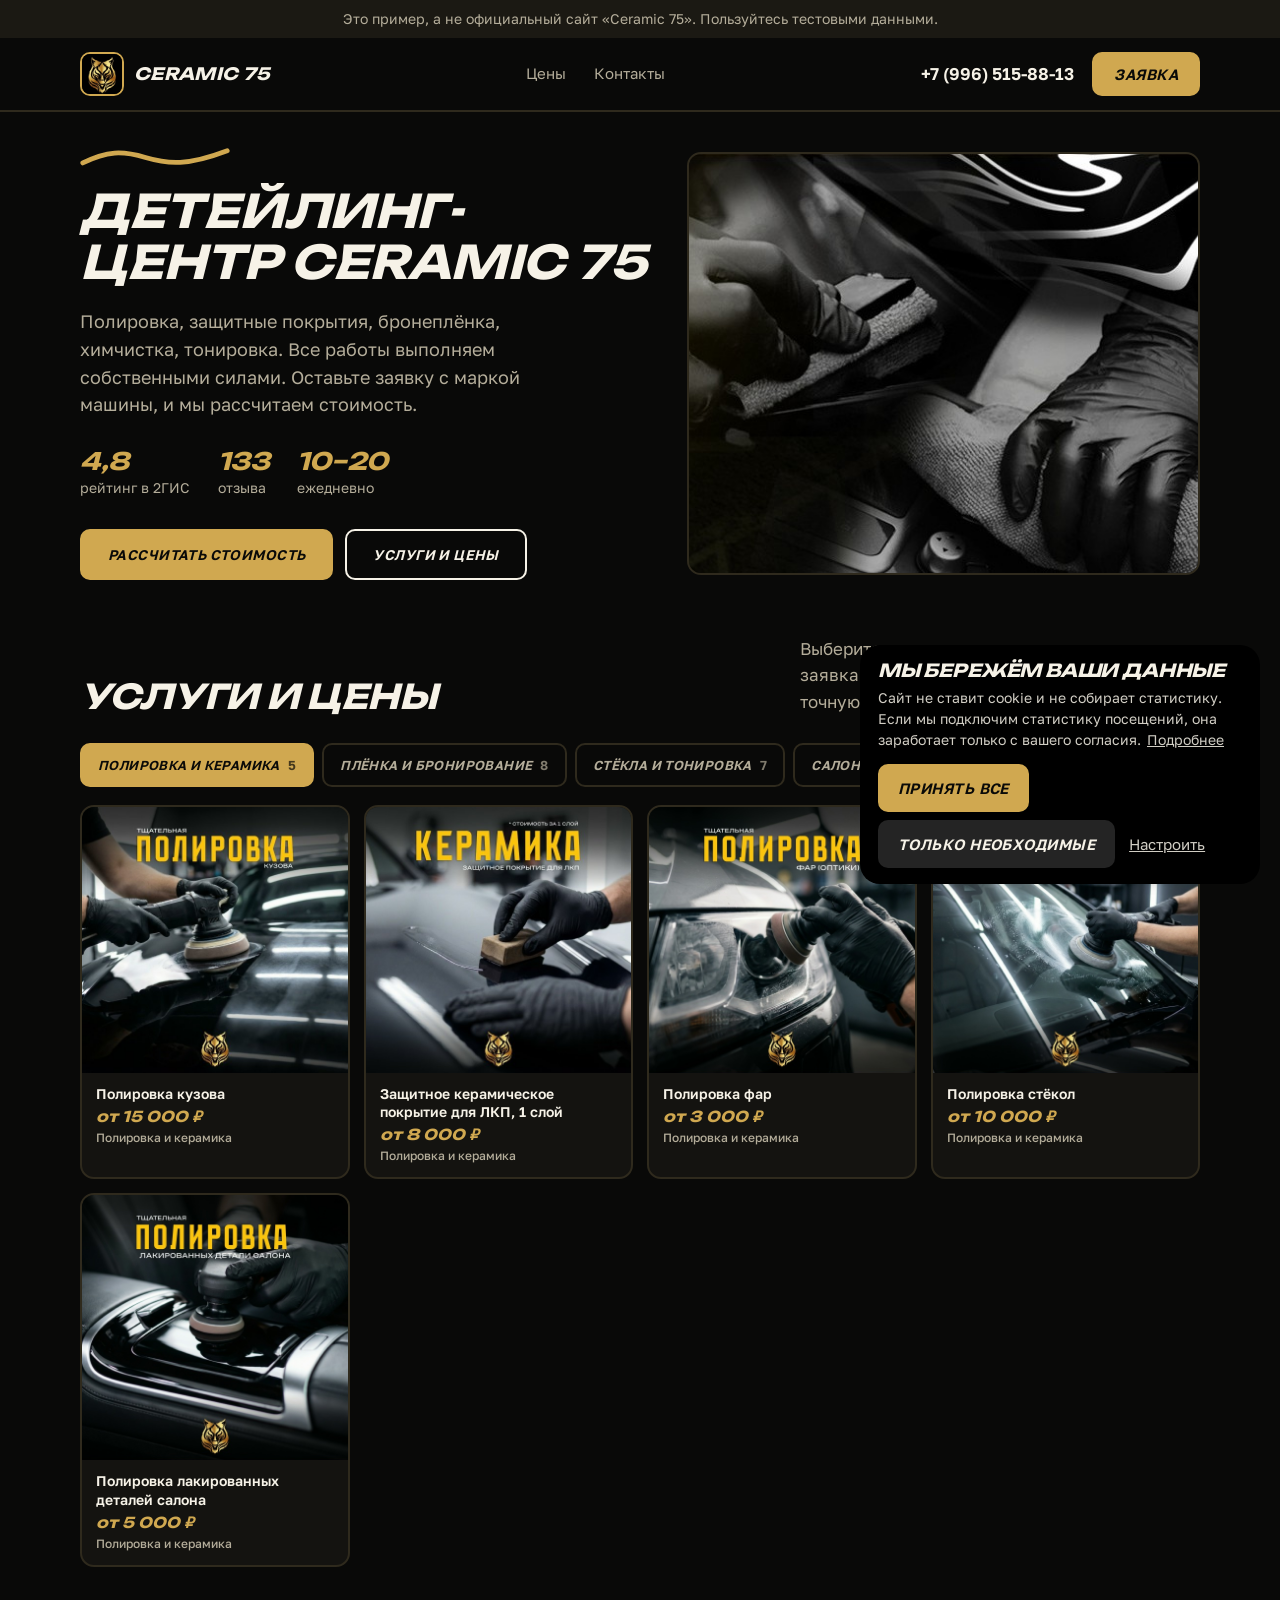
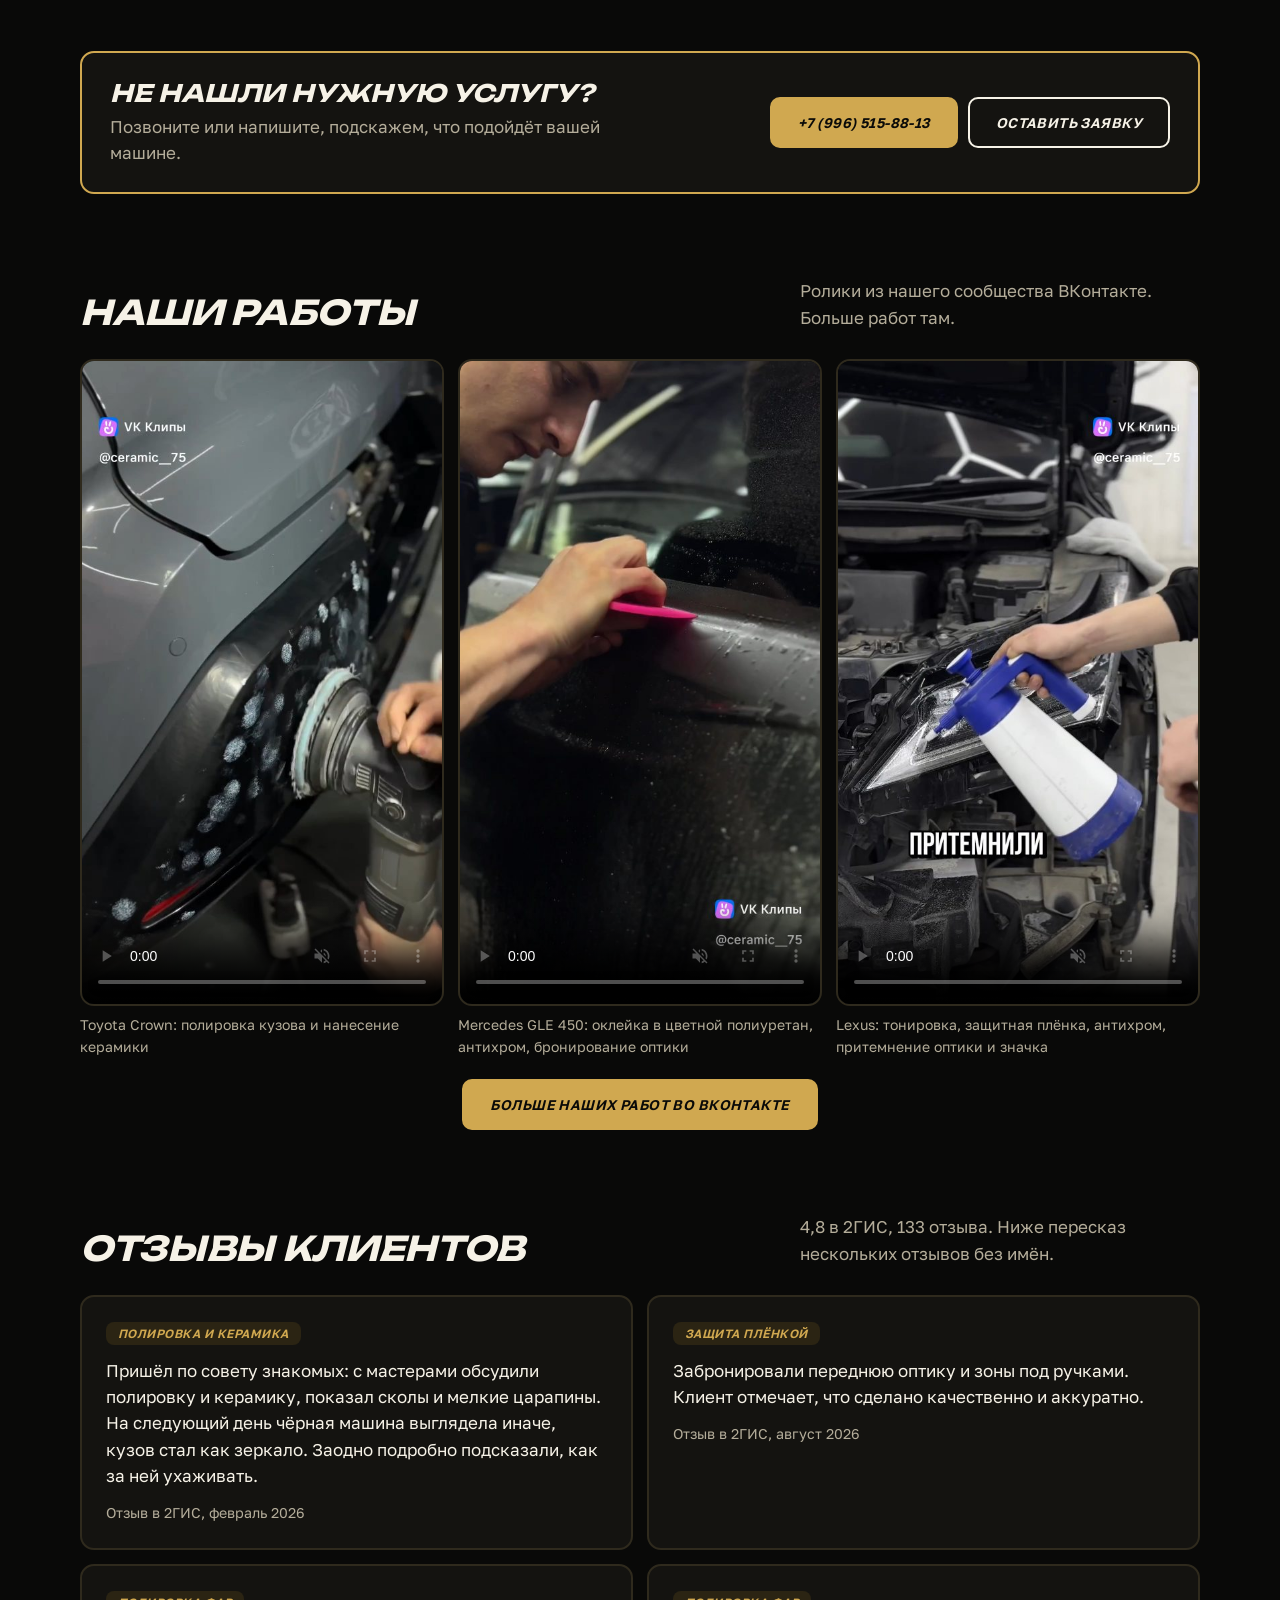
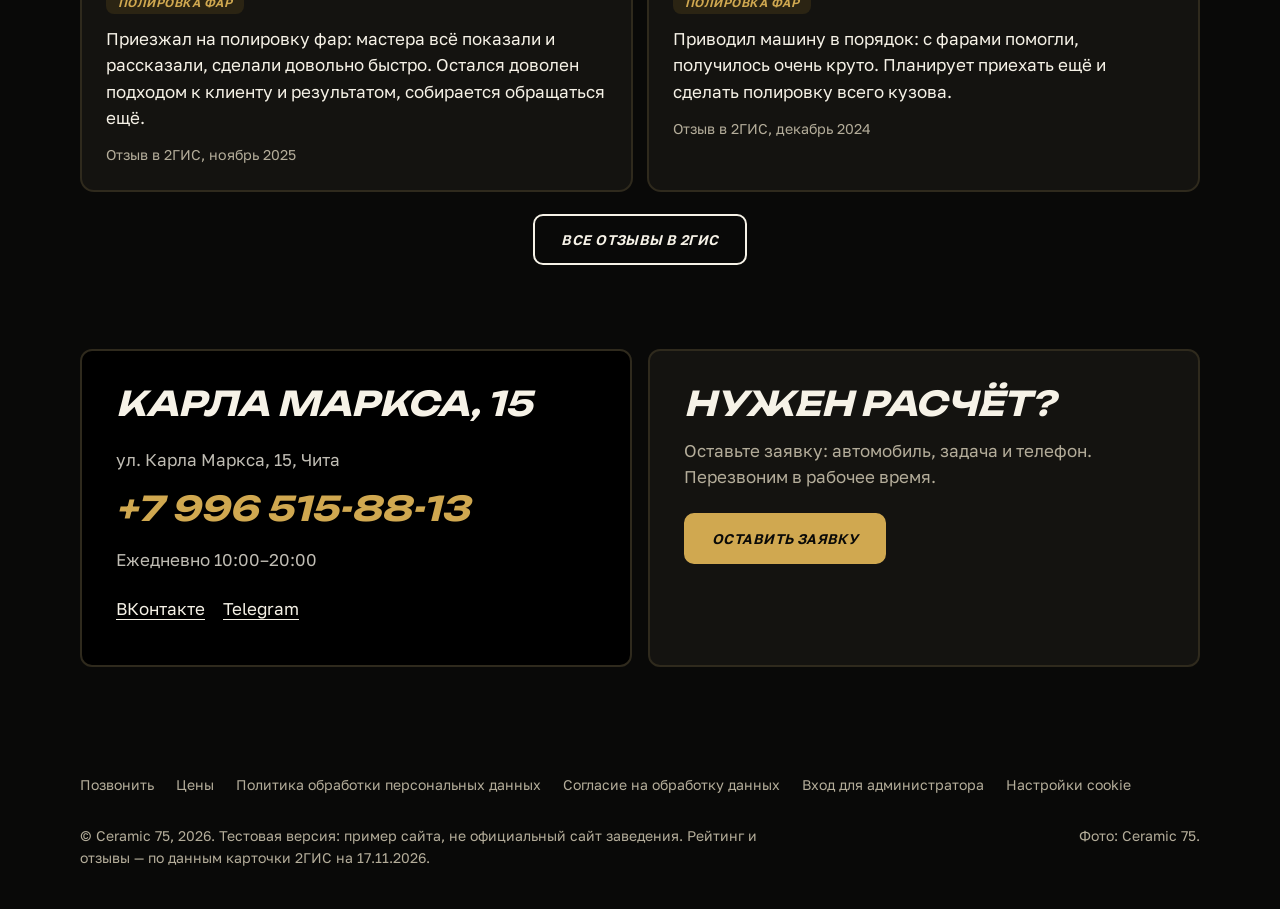
<file: index.html>
<!DOCTYPE html>
<html lang="ru">
<head>
<meta name="robots" content="noindex">
<meta charset="utf-8">
<!-- Странице можно грузить только свои файлы, обращаться только к Worker и (после согласия на cookie) к Метрике -->
<meta http-equiv="Content-Security-Policy" content="default-src 'self'; script-src 'self' 'unsafe-inline' https://mc.yandex.ru https://yastatic.net; style-src 'self' 'unsafe-inline'; img-src 'self' data: https://mc.yandex.ru https://mc.yandex.com; font-src 'self'; connect-src 'self' https://ceramic75-zayavki.kenny-ki.workers.dev https://mc.yandex.ru https://mc.yandex.com; frame-src 'none'; object-src 'none'; base-uri 'self'; form-action 'self'">
<meta name="referrer" content="strict-origin-when-cross-origin">
<meta name="viewport" content="width=device-width, initial-scale=1">
<title>Ceramic 75 — детейлинг-центр в Чите: керамика, плёнка, полировка</title>
<meta name="description" content="Ceramic 75, детейлинг-центр в Чите, ул. Карла Маркса, 15. Полировка, керамика, бронеплёнка, химчистка, тонирование, антихром. Цены и заявка на расчёт онлайн.">
<meta name="theme-color" content="#090908">
<link rel="icon" href="data:image/svg+xml,%3Csvg%20xmlns%3D%22http%3A%2F%2Fwww.w3.org%2F2000%2Fsvg%22%20viewBox%3D%220%200%2064%2064%22%3E%3Crect%20width%3D%2264%22%20height%3D%2264%22%20rx%3D%2214%22%20fill%3D%22%23d0a850%22%2F%3E%3Ctext%20x%3D%2232%22%20y%3D%2243%22%20text-anchor%3D%22middle%22%20font-size%3D%2224%22%20font-family%3D%22Arial%2Csans-serif%22%20font-weight%3D%22700%22%20fill%3D%22%230a0a08%22%3EC75%3C%2Ftext%3E%3C%2Fsvg%3E">
<link rel="stylesheet" href="fonts/fonts.css">
<style>
:root{--bg:#090908;--surface:#141310;--soft:#1b1913;--ink:#f6f2e7;--mute:#b4ad9a;--accent:#d0a850;--on-accent:#0a0a08;--accent-soft:#2b2413;--line:#2f2a1d;--dark:#000000;--on-dark:#f6f2e7;--live:#d0a850;--scrim:rgba(0,0,0,.75);--ov:rgba(0,0,0,.6);--r:12px;--rs:10px;--rm:10px;--rl:16px;--rb:10px;--bw:2px;--dw:700;--dtrack:-.01em;--dcase:uppercase;--accent-h:#e3bf6b;--accent-t:#d0a850;--live-a:#d0a850e6;--display:Unbounded,'Arial Black',sans-serif;--text:'Golos Text',system-ui,sans-serif}
/* Общая основа сайтов «Чита»: всё управляется переменными темы. Оформление, шрифты и композицию каждый сайт задаёт сам. */
*{box-sizing:border-box;margin:0}
[hidden]{display:none!important}
html{scroll-behavior:smooth;scroll-padding-top:84px;-webkit-text-size-adjust:100%}
body{background:var(--bg);color:var(--ink);font:400 17px/1.55 var(--text);-webkit-font-smoothing:antialiased;overflow-x:hidden}
body.lock{overflow:hidden}
img{display:block;width:100%;height:100%;object-fit:cover}
a{color:inherit;text-decoration:none}
button,input,select,textarea{font:inherit;color:inherit}
:focus-visible{outline:3px solid var(--accent);outline-offset:3px}
::selection{background:var(--accent-soft)}
.skip{position:absolute;left:-9999px}.skip:focus{left:16px;top:8px;z-index:99;background:var(--ink);color:var(--bg);padding:8px 14px;border-radius:999px}
.wrap{max-width:1160px;margin:0 auto;padding:0 20px}
h1,h2,h3{font-family:var(--display);font-weight:var(--dw);letter-spacing:var(--dtrack);text-transform:var(--dcase);line-height:1.1}
h1{font-size:clamp(38px,6vw,68px)}
h2{font-size:clamp(28px,4vw,42px)}
.btn{display:inline-flex;align-items:center;justify-content:center;gap:8px;border:var(--bw) solid var(--accent);cursor:pointer;font:600 16px var(--text);padding:15px 26px;min-height:48px;border-radius:var(--rb);background:var(--accent);color:var(--on-accent);transition:transform .2s,background .2s,color .2s}
.btn:hover{background:var(--accent-h);border-color:var(--accent-h);transform:translateY(-2px)}
.btn:disabled{opacity:.6;cursor:default;transform:none}
.btn.soft{background:transparent;color:var(--ink);border-color:var(--line)}
.btn.soft:hover{background:var(--soft);border-color:var(--ink)}
.live{display:inline-block;width:10px;height:10px;border-radius:50%;background:var(--live);animation:pulse 2s infinite;flex:none}
@keyframes pulse{0%{box-shadow:0 0 0 0 var(--live-a)}70%,100%{box-shadow:0 0 0 10px transparent}}
.ic{width:1.2em;height:1.2em;fill:none;stroke:currentColor;stroke-width:1.8;stroke-linecap:round;stroke-linejoin:round;flex:none}

/* плашка тестовой версии */
.demo{background:var(--soft);font-size:14px;text-align:center;padding:8px 20px;color:var(--mute)}
/* на телефоне — одна строка, чтобы первый экран достался заголовку и кнопке записи */
@media(max-width:600px){.demo{font-size:12.5px;padding:6px 16px;white-space:nowrap;overflow:hidden;text-overflow:ellipsis}.demo-x{display:none}}

/* шапка */
header{position:sticky;top:0;z-index:40;background:var(--bg)}
.nav{display:flex;align-items:center;justify-content:space-between;height:72px;gap:16px}
.logo{display:flex;align-items:center;gap:10px;font:var(--dw) 24px var(--display);text-transform:var(--dcase);letter-spacing:var(--dtrack)}
.logo i{min-width:36px;height:36px;padding:0 6px;border-radius:var(--rm);background:var(--accent);color:var(--on-accent);display:grid;place-items:center;font-style:normal;font-size:17px;position:relative}
nav{display:flex;gap:28px;color:var(--mute);font-size:15px}
nav a:hover{color:var(--ink)}
.nav-r{display:flex;align-items:center;gap:18px}
.nav-r .btn{padding:10px 20px;font-size:15px;min-height:44px}
.tel{font-weight:600}
@media(max-width:860px){nav{display:none}}
@media(max-width:520px){.tel{display:none}}

/* общие блоки */
main section,main .board{margin-bottom:84px}
.head{display:flex;justify-content:space-between;align-items:end;gap:20px;flex-wrap:wrap;margin-bottom:28px}
.head p{color:var(--mute);max-width:400px}

/* первый экран: варианты */
.hero{padding:36px 0 56px}
.hero .lead{color:var(--mute);font-size:19px;margin:20px 0 30px;max-width:480px}
.hero .cta{display:flex;gap:12px;flex-wrap:wrap}
.hero .pic{overflow:hidden;background:var(--soft);border-radius:var(--rl)}
.hero.v-split{display:grid;grid-template-columns:1.05fr .95fr;gap:40px;align-items:center}
.hero.v-split .pic{aspect-ratio:4/3.4}
/* на телефоне сначала заголовок и кнопка записи, фото под ними */
@media(max-width:820px){.hero.v-split{grid-template-columns:1fr;padding-top:12px;gap:24px}.hero.v-split .pic{aspect-ratio:16/11}}
.hero.v-full{position:relative;display:grid;align-items:end;min-height:min(78vh,640px);padding:0;border-radius:var(--rl);overflow:hidden;color:var(--on-dark);margin-top:8px}
.hero.v-full{margin-bottom:56px}
.hero.v-full .pic{position:absolute;inset:0;border-radius:0}
.hero.v-full .pic::after{content:"";position:absolute;inset:0;background:var(--ov)}
.hero.v-full .in{position:relative;z-index:1;padding:clamp(24px,5vw,56px);max-width:760px}
.hero.v-full .lead{color:inherit;opacity:.9}
.hero.v-center{text-align:center}
.hero.v-center .in{max-width:800px;margin:0 auto 36px}
.hero.v-center .lead{margin-left:auto;margin-right:auto}
.hero.v-center .cta{justify-content:center}
.hero.v-center .pic{aspect-ratio:21/9}
@media(max-width:700px){.hero.v-center .pic{aspect-ratio:4/3}}

/* свободное время */
.board{background:var(--soft);border-radius:var(--rl);padding:26px}
.board-top{display:flex;justify-content:space-between;align-items:center;gap:16px;flex-wrap:wrap;margin-bottom:18px}
.board h2{font-size:26px;display:flex;align-items:center;gap:12px}
.tabs{display:flex;gap:6px;background:var(--surface);padding:5px;border-radius:999px;overflow-x:auto;scrollbar-width:none}
.tabs button{border:0;background:none;cursor:pointer;font-weight:500;font-size:14px;min-height:40px;padding:8px 16px;border-radius:999px;color:var(--mute);white-space:nowrap}
.tabs button[aria-pressed="true"]{background:var(--ink);color:var(--bg)}
/* все часы в одной строке: на компьютере делят ширину поровну, на узком экране лента листается (колёсико, перетаскивание, полоса прокрутки) */
.hours{--hg:10px;display:flex;flex-wrap:nowrap;gap:var(--hg);overflow-x:auto;scrollbar-width:thin;padding-bottom:6px;cursor:grab;-webkit-overflow-scrolling:touch}
.hours > .hour{flex:1 1 0;min-width:68px;max-width:130px}
.hours > .hour:first-child{margin-left:auto}
.hours > .hour:last-child{margin-right:auto}
.hours.drag{cursor:grabbing}
.hours.drag .hour{pointer-events:none}
.hour{border:0;font:600 18px var(--display);letter-spacing:.5px;padding:16px 0;border-radius:var(--rs);text-align:center;background:transparent;color:var(--mute);opacity:.75}
.hour.busy{text-decoration:line-through}
.hour.past{opacity:.4} /* прошедший час: бледный, без зачёркивания — не путать с занятым */
.hour.wait{text-decoration:none}
.hour.free{background:var(--surface);color:var(--accent-t);cursor:pointer;opacity:1;transition:transform .2s,background .2s,color .2s}
.hour.free:hover,.hour.free:focus-visible{background:var(--accent);color:var(--on-accent);transform:translateY(-3px)}
.board .note{margin-top:14px;color:var(--mute);font-size:14px}
.hours > p,.hours > .wait:only-child{flex:1 1 100%;max-width:none;margin:0;text-align:left;padding:16px 4px;margin:0;font:400 16px var(--text);text-decoration:none}
@media(max-width:600px){.board{padding:20px 16px}}
/* вид табло: rows — прямоугольные клетки с жирной рамкой, bar — сплошная шкала */
[data-bstyle="rows"] .hour{border:var(--bw) solid var(--ink);border-radius:var(--rs);opacity:1;color:var(--mute)}
[data-bstyle="rows"] .hour.free{border-color:var(--ink)}
[data-bstyle="rows"] .hour.past,[data-bstyle="rows"] .hour.busy{border-color:var(--line)}
[data-bstyle="bar"] .hours{--hg:0px;border:var(--bw) solid var(--ink);border-radius:var(--rs);padding-bottom:0;background:var(--surface)}
[data-bstyle="bar"] .hour{border-radius:0;border-right:var(--bw) solid var(--line);padding:18px 0}
[data-bstyle="bar"] .hour.free{background:var(--accent);color:var(--on-accent)}
[data-bstyle="bar"] .hour.free:hover{background:var(--ink);color:var(--bg);transform:none}
/* телефон: лента часов и вкладки дней обрезались по краю («13:0», «Послезавтр»), 17.11.2026.
   Часы — сеткой по 4 в ряд без прокрутки, вкладки — на всю ширину */
@media(max-width:600px){
  .board-top{display:grid;grid-template-columns:minmax(0,1fr)}
  .tabs{width:100%}
  .tabs button{flex:1 1 0;min-width:0;padding:8px 2px;font-size:13px;letter-spacing:0}
  .hours{display:grid;grid-template-columns:repeat(4,minmax(0,1fr));overflow:visible;cursor:auto;padding-bottom:0}
  /* :first-child/:last-child — иначе margin:auto от широкой ленты сжимает первый и последний час в кружок (17.11.2026) */
  .hours > .hour,.hours > .hour:first-child,.hours > .hour:last-child{min-width:0;max-width:none;margin:0;font-size:15px;letter-spacing:0;padding:13px 0}
  .hours > p,.hours > .wait:only-child{grid-column:1/-1}
  [data-bstyle="bar"] .hours{overflow:hidden}
  [data-bstyle="bar"] .hour{border-bottom:var(--bw) solid var(--line)}
}

/* цены */
.chips{display:flex;gap:8px;flex-wrap:wrap;margin-bottom:24px}
.chips button{border:var(--bw) solid transparent;cursor:pointer;font-weight:500;font-size:15px;min-height:44px;padding:10px 18px;border-radius:999px;background:var(--soft);transition:background .2s}
.chips button:hover{background:var(--line)}
.chips button[aria-pressed="true"]{background:var(--accent);color:var(--on-accent)}
.plans{display:grid;grid-template-columns:repeat(auto-fit,minmax(var(--plan-min,280px),1fr));gap:16px}
.plan{border-radius:var(--r);padding:30px;background:var(--soft);display:flex;flex-direction:column;gap:12px}
.plan.alt{background:var(--accent-soft)}
.plan h3{font-size:24px}
.plan .price{font:var(--dw) 46px/1.1 var(--display);letter-spacing:var(--dtrack)}
.plan .price .cur{font-size:.5em;color:var(--mute)}
.plan .price .from{font-size:.4em;color:var(--mute);margin-right:2px}
.plan .price .ask{font:500 20px var(--text);color:var(--mute);letter-spacing:0;text-transform:none}
.plan p{color:var(--mute)}
.plan .time{display:inline-block;align-self:flex-start;background:var(--surface);border-radius:999px;padding:5px 14px;font-size:14px}
.plan .btn{align-self:flex-start;margin-top:auto}
@media(max-width:700px){.plan{padding:24px}}
/* list и table — прайс строками */
[data-plans="list"] .plans,[data-plans="table"] .plans{grid-template-columns:1fr;gap:0}
[data-plans="list"] .plan,[data-plans="table"] .plan{display:grid;grid-template-columns:minmax(0,1fr) auto auto;grid-template-areas:"h pr b" "p t b";align-items:center;gap:4px 28px;padding:22px 0;border-radius:0;background:none;border-bottom:var(--bw) solid var(--line)}
[data-plans="list"] .plan.alt,[data-plans="table"] .plan.alt{background:none}
[data-plans="list"] .plan h3,[data-plans="table"] .plan h3{grid-area:h;font-size:22px}
[data-plans="list"] .plan p,[data-plans="table"] .plan p{grid-area:p}
[data-plans="list"] .plan .price,[data-plans="table"] .plan .price{grid-area:pr;font-size:32px;text-align:right}
[data-plans="list"] .plan .time,[data-plans="table"] .plan .time{grid-area:t;justify-self:end;background:none;padding:0;color:var(--mute)}
[data-plans="list"] .plan .btn,[data-plans="table"] .plan .btn{grid-area:b;align-self:center;margin:0}
[data-plans="table"] .plans{border:var(--bw) solid var(--ink);border-radius:var(--r);overflow:hidden;background:var(--surface)}
[data-plans="table"] .plan{padding:20px 24px;border-bottom:var(--bw) solid var(--ink)}
[data-plans="table"] .plan:last-child{border-bottom:0}
@media(max-width:700px){
  [data-plans="list"] .plan,[data-plans="table"] .plan{grid-template-columns:minmax(0,1fr);grid-template-areas:"h" "p" "pr" "t" "b";gap:6px}
  [data-plans="list"] .plan .price,[data-plans="table"] .plan .price,[data-plans="list"] .plan .time,[data-plans="table"] .plan .time{text-align:left;justify-self:start}
  [data-plans="table"] .plan{padding:18px}
}

/* допуслуги */
.extras{display:grid;grid-template-columns:.9fr 1.1fr;gap:16px}
.extras .pic{border-radius:var(--r);overflow:hidden;min-height:340px}
.list{background:var(--soft);border-radius:var(--r);padding:12px 26px 20px}
.list h3{font-size:22px;margin:16px 0 4px}
.list ul{list-style:none;padding:0}
.list li{display:grid;grid-template-columns:1fr auto;gap:2px 12px;padding:10px 0}
.list li b{font-weight:600;white-space:nowrap}
.list li small{grid-column:1/-1;color:var(--mute);font-size:14px}
@media(max-width:820px){.extras{grid-template-columns:1fr}.extras .pic{min-height:220px}}

/* как это работает */
.steps{display:grid;grid-template-columns:repeat(3,1fr);gap:16px}
.step{background:var(--soft);border-radius:var(--r);padding:28px}
.step i{width:48px;height:48px;border-radius:var(--rm);background:var(--accent-soft);color:var(--accent-t);display:grid;place-items:center;margin-bottom:16px;font-style:normal;font-size:24px}
.step h3{font-size:22px;margin-bottom:8px}
.step p{color:var(--mute)}
@media(max-width:700px){.steps{grid-template-columns:1fr}}

/* фото */
.strip{display:grid;grid-template-columns:1.3fr 1fr;grid-template-rows:380px;gap:16px}
.strip.three{grid-template-columns:1.2fr 1fr 1fr}
.strip figure{border-radius:var(--r);overflow:hidden}
@media(max-width:700px){.strip,.strip.three{grid-template-columns:1fr;grid-template-rows:none}.strip figure{aspect-ratio:16/10}}

/* контакты */
.hero .pic.art{display:grid;place-items:center;background:var(--soft)}
.hero .pic.art svg{width:100%;height:100%;display:block}
/* свой блок сайта (sites/_art.mjs → sig): карточки с векторной картинкой; цвета берутся из темы */
.sg-g{display:grid;grid-template-columns:1fr 1fr;gap:16px}
.sg-g.three{grid-template-columns:repeat(3,1fr)}
.sg-g.one{grid-template-columns:1fr}
.sg-c{margin:0;background:var(--surface);border:var(--bw) solid var(--line);border-radius:var(--r);padding:24px}
.sg-c.on{background:var(--soft);border-color:var(--accent-soft)}
.sg-c svg{display:block;width:100%;height:auto;margin-bottom:16px}
.sg-c figcaption{color:var(--mute)}
.sg-c figcaption b{display:block;font:var(--dw) 22px/1.2 var(--display);letter-spacing:var(--dtrack);text-transform:var(--dcase);color:var(--ink);margin-bottom:4px}
.sg-cta{margin-top:22px;text-align:center}
@media(max-width:800px){.sg-g,.sg-g.three{grid-template-columns:1fr}.sg-c{padding:18px}}
.a-acc{fill:var(--accent)}.a-ink{fill:var(--ink)}.a-soft{fill:var(--accent-soft)}.a-live{fill:var(--live)}.a-surf{fill:var(--surface)}
.a-mute{fill:var(--line)}.a-line{fill:var(--line)}.a-glass{fill:var(--soft)}.a-bg{fill:var(--soft)}
.a-ring{stroke:var(--mute);stroke-width:6}.a-hand{fill:none;stroke:var(--ink);stroke-width:6;stroke-linecap:round}
.a-tick{fill:none;stroke:var(--ink);stroke-width:6;stroke-linecap:round;stroke-linejoin:round}
.a-arrow{fill:none;stroke:var(--accent);stroke-width:6;stroke-linecap:round;stroke-linejoin:round}
.a-tickw{fill:none;stroke:var(--on-accent);stroke-width:7;stroke-linecap:round;stroke-linejoin:round}
.a-t{font:700 20px var(--display);fill:var(--ink)}.a-ts{font:600 15px var(--text);fill:var(--mute)}.a-tw{font:700 18px var(--display);fill:var(--on-accent)}
.contact{display:grid;grid-template-columns:1fr 1fr;gap:16px}
.city{position:relative;margin-bottom:16px;border-radius:var(--r);overflow:hidden;aspect-ratio:21/8}
.city figcaption{position:absolute;left:16px;bottom:14px;background:var(--surface);color:var(--ink);font-size:14px;padding:6px 14px;border-radius:var(--rb)}
@media(max-width:700px){.city{aspect-ratio:16/10}}
.card{border-radius:var(--r);padding:34px;background:var(--soft)}
.card.dark{background:var(--dark);color:var(--on-dark)}
.card.dark p{opacity:.78}
.card.dark a:hover{text-decoration:underline;text-underline-offset:4px}
.card h2{margin-bottom:16px}
.card .big{font:var(--dw) 34px/1.2 var(--display);display:block;margin:6px 0 18px}
.card .txt{color:var(--mute);margin-bottom:22px}
.card .links{display:flex;gap:14px;flex-wrap:wrap;margin-top:14px}
.card .links a{text-decoration:underline;text-underline-offset:4px}
@media(max-width:700px){.contact{grid-template-columns:minmax(0,1fr)}.card{padding:26px}.card .big{font-size:clamp(19px,6vw,30px)}}
/* номер не переносится по дефису; карточка не шире колонки даже при широком шрифте (Detailing №1, 17.11.2026) */
.contact > *{min-width:0}
.card .big{white-space:nowrap;overflow:hidden;text-overflow:ellipsis}

/* подвал */
footer{padding:12px 0 40px;color:var(--mute);font-size:14px}
footer .lnk{display:flex;flex-wrap:wrap;gap:8px 22px;margin-bottom:18px}
footer .lnk a:hover,footer .lnk button:hover{color:var(--ink)}
footer .legal{display:flex;justify-content:space-between;gap:24px;flex-wrap:wrap}
footer .legal p{max-width:680px}
footer .legal a{text-decoration:underline}
.cclink{font:inherit;color:inherit;background:none;border:0;padding:0;cursor:pointer}

/* запись: выезжающая панель */
#book{position:fixed;inset:0;z-index:60;visibility:hidden;transition:visibility 0s .38s}
#book.open{visibility:visible;transition:none}
.ovl{position:absolute;inset:0;background:var(--scrim);opacity:0;transition:opacity .3s}
#book.open .ovl{opacity:1}
.drawer{position:absolute;top:0;right:0;bottom:0;width:min(500px,100%);background:var(--surface);color:var(--ink);border-radius:var(--rl) 0 0 var(--rl);overflow:hidden;display:flex;flex-direction:column;transform:translateX(100%);transition:transform .38s cubic-bezier(.2,.8,.2,1)}
#book.open .drawer{transform:none}
@media(max-width:520px){.drawer{border-radius:0}}
.dh{display:flex;align-items:center;justify-content:space-between;padding:18px 24px;background:var(--soft)}
.dh h2{font-size:28px;display:flex;align-items:center;gap:10px}
.dh h2:focus{outline:none}
.x{width:46px;height:46px;border:0;border-radius:50%;background:var(--surface);cursor:pointer;display:grid;place-items:center;transition:background .2s}
.x:hover{background:var(--accent-soft)}
.x svg{width:20px;height:20px;stroke:var(--ink);stroke-width:2;fill:none}
.db{flex:1;overflow-y:auto;padding:24px;overscroll-behavior:contain}
#f{display:grid;gap:20px}
#f label,.field{display:grid;gap:8px}
.lbl{font-weight:600}
#f select,#f input:not([type=checkbox]),#f textarea{width:100%;min-height:52px;padding:12px 16px;border:var(--bw) solid transparent;border-radius:var(--rs);background:var(--soft);color:var(--ink);font-size:16px}
#f textarea{min-height:92px;resize:vertical}
#f select{-webkit-appearance:none;appearance:none;padding-right:44px;background:var(--soft) url("data:image/svg+xml,%3Csvg xmlns='http://www.w3.org/2000/svg' viewBox='0 0 24 24' fill='none' stroke='%23888' stroke-width='2'%3E%3Cpath d='m6 9 6 6 6-6'/%3E%3C/svg%3E") no-repeat right 14px center/18px}
#f select option{background:var(--surface);color:var(--ink)}
#f select:focus,#f input:not([type=checkbox]):focus,#f textarea:focus{outline:2px solid var(--accent);outline-offset:0}
input::placeholder,textarea::placeholder{color:var(--mute)}
.hint{font-size:14px;color:var(--mute)}
details.more summary{cursor:pointer;color:var(--accent-t);font-weight:600;list-style:none;display:flex;align-items:center;gap:8px;min-height:44px}
details.more summary::-webkit-details-marker{display:none}
details.more summary::before{content:"+";width:26px;height:26px;border-radius:50%;background:var(--accent-soft);display:grid;place-items:center;transition:transform .2s}
details.more[open] summary::before{transform:rotate(45deg)}
.ex{display:grid;gap:2px;margin-top:6px}
.ex label{display:grid!important;grid-template-columns:22px 1fr auto;align-items:center;gap:12px!important;min-height:44px;cursor:pointer}
.ex input{width:20px;height:20px;accent-color:var(--accent)}
.ex b{font-weight:600;white-space:nowrap}
.exh{margin:10px 0 2px;font:700 12px var(--text);letter-spacing:.06em;text-transform:uppercase;color:var(--mute)}
.sum{display:flex;justify-content:space-between;align-items:center;gap:12px;padding:16px 18px;border-radius:var(--rs);background:var(--accent-soft)}
.sum small{display:block;color:var(--mute);font-size:13px}
.sum b.ask{font:600 18px var(--text);text-transform:none;letter-spacing:0;text-align:right;white-space:normal}
.sum b{font:var(--dw) 28px/1 var(--display);text-transform:none;white-space:nowrap}
#f > *,#f .field > *{min-width:0} /* иначе сетка формы растягивается по ленте дней и лента не листается */
#f{grid-template-columns:minmax(0,1fr)}
.ddw{position:relative;min-width:0}
.dd{display:flex;gap:8px;overflow-x:auto;padding-bottom:4px;scrollbar-width:none;scroll-behavior:smooth;cursor:grab}
.dd.drag{cursor:grabbing;scroll-behavior:auto}
.dd.drag button{pointer-events:none}
.ddn{position:absolute;top:50%;transform:translateY(calc(-50% - 2px));z-index:2;width:44px;height:44px;border:0;border-radius:50%;background:var(--ink);color:var(--bg);display:grid;place-items:center;cursor:pointer;transition:background .2s}
.ddn:hover{background:var(--accent);color:var(--on-accent)}
.ddn svg{width:18px;height:18px;fill:none;stroke:currentColor;stroke-width:2.4;stroke-linecap:round;stroke-linejoin:round}
.ddn.prev{left:-6px}.ddn.next{right:-6px}
.dd button{flex:0 0 auto;border:0;cursor:pointer;background:var(--soft);border-radius:var(--rs);padding:10px 14px;min-width:66px;min-height:56px;font-size:13px;color:var(--mute);transition:background .2s}
.dd button b{display:block;font:var(--dw) 20px var(--display);color:var(--ink)}
.dd button.on{background:var(--ink);color:var(--bg)}
.dd button.on b{color:var(--bg)}
.picked{margin-bottom:10px;color:var(--mute);font-size:14px}
.slots{display:grid;grid-template-columns:repeat(auto-fill,minmax(84px,1fr));gap:8px}
.slot{min-height:46px;border:0;border-radius:999px;background:var(--soft);cursor:pointer;font:600 16px var(--display);letter-spacing:.4px;transition:background .15s}
.slot:hover{background:var(--accent-soft)}
.slot.on{background:var(--accent);color:var(--on-accent)}
.consent{grid-template-columns:22px 1fr!important;align-items:start;font-size:14px;color:var(--mute)}
.consent input{width:20px;height:20px;margin-top:2px;accent-color:var(--accent)}
.consent a{color:var(--accent-t);text-decoration:underline}
.ok{display:none;text-align:center;padding:40px 10px}
.ok i{width:72px;height:72px;border-radius:50%;background:var(--accent-soft);display:grid;place-items:center;margin:0 auto 18px;font-style:normal;font-size:32px;color:var(--accent-t)}
.ok h3{font-size:28px;margin-bottom:10px}
.ok p{color:var(--mute);margin-bottom:24px}
.err{display:none;margin-top:16px;padding:14px 16px;border-radius:var(--rs);background:#fbe4de;color:#8a2a1c}
.hp{position:absolute;left:-9999px;width:1px;height:1px;overflow:hidden}

/* согласие на cookie: показывается при первом визите; до ответа ничего не загружается */
.cc{position:fixed;left:16px;right:16px;bottom:calc(16px + env(safe-area-inset-bottom));z-index:50;max-width:560px;margin:0 auto;padding:20px;border-radius:20px;background:var(--dark);color:var(--on-dark);font-size:14px;line-height:1.5}
.cc h3{font-size:20px;margin-bottom:6px;display:flex;align-items:center;gap:10px}
.cc p{opacity:.85}
.cc a{text-decoration:underline}
.cc .opts{display:none;margin-top:14px;gap:8px}
.cc.more .opts{display:grid}
.cc .opt{display:grid;grid-template-columns:22px 1fr;gap:10px;align-items:start;padding:12px 14px;border-radius:14px;background:rgba(255,255,255,.1);cursor:pointer}
.cc .opt input{width:20px;height:20px;margin-top:1px;accent-color:var(--accent)}
.cc .opt b{display:block;font-weight:600}
.cc .opt span{opacity:.75}
.cc .row{display:flex;flex-wrap:wrap;gap:8px;margin-top:14px}
.cc .btn{padding:11px 18px;font-size:15px}
.cc .btn.ghost{background:rgba(255,255,255,.14);color:inherit;border-color:transparent}
.cc .btn.ghost:hover{background:rgba(255,255,255,.24)}
.cc .lnkbtn{background:none;border:0;color:inherit;opacity:.85;text-decoration:underline;cursor:pointer;padding:11px 6px;font-size:15px}
@media(max-width:520px){.cc{left:10px;right:10px;padding:14px 14px 6px;border-radius:16px;font-size:13px;line-height:1.4}.cc h3{font-size:17px;margin-bottom:4px}.cc .row{gap:8px;margin-top:10px}.cc .row .btn{flex:1 1 0;min-width:0;padding:11px 8px;font-size:14px;min-height:44px}.cc .row .lnkbtn{flex:1 0 100%;text-align:center;padding:12px 6px;min-height:44px}}
/* на широком экране баннер уходит в правый нижний угол: текст hero слева остаётся открытым */
@media(min-width:900px){.cc{left:auto;right:20px;margin:0;max-width:400px;padding:16px 18px}.cc h3{font-size:18px}}

/* зоны нажатия не меньше 44 px: подвал, контакты, шапка, подписи фото */
footer .lnk{gap:0 22px}
footer .lnk a,.cclink{display:inline-flex;align-items:center;min-height:44px}
footer .legal a{display:inline-block;padding:12px 4px;margin:-12px -4px}
.card a:not(.btn):not(.big){display:inline-flex;align-items:center;min-height:44px}
.card .links{gap:4px 18px}
.logo{min-height:44px}
@media(min-width:521px){.nav-r .tel{display:inline-flex;align-items:center;min-height:44px}}
.cc a{display:inline-block;padding:10px 2px;margin:-10px 0}

@media (prefers-reduced-motion:reduce){
  html{scroll-behavior:auto}
  .drawer,.ovl{transition:none}
  .live{animation:none}
  .btn:hover,.hour.free:hover{transform:none}
}

/* цифры из карточки 2ГИС под заголовком */
.facts{display:flex;gap:28px;flex-wrap:wrap;list-style:none;padding:0;margin:0 0 30px}
@media(max-width:440px){.facts{gap:18px;flex-wrap:nowrap;margin-bottom:22px}.facts li{min-width:0}}
.facts li{font-size:14px;color:var(--mute)}
.facts b{display:block;font:var(--dw) 36px/1 var(--display);letter-spacing:var(--dtrack);color:var(--ink);margin-bottom:4px}
.hero.v-full .facts li{color:inherit;opacity:.85}
.hero.v-full .facts b{color:inherit}

/* ---- оформление «Ceramic 75» ---- */

body{background:var(--bg)}
.logo{font-size:17px;font-style:italic;letter-spacing:.02em}
.logo i{background:#000;border:2px solid var(--accent);padding:0;overflow:hidden;width:44px;min-width:44px;height:44px;flex:none;border-radius:10px;display:block}
.logo i img{width:100%;height:100%;object-fit:cover}
header{border-bottom:2px solid var(--line)}
h1,h2,h3{font-style:italic}
h1{font-size:clamp(26px,3.9vw,46px);line-height:1.12;max-width:17ch}
h2{font-size:clamp(22px,3vw,34px)}
.swoosh{display:block;width:150px;height:auto;color:var(--accent);margin-bottom:18px}
.hero.v-split .pic{border-radius:14px;border:2px solid var(--line);aspect-ratio:4/3.3}
.hero.v-split .pic img{object-position:60% 40%}
.hero .lead{font-size:18px}
.btn{font-style:italic;font-weight:700;text-transform:uppercase;letter-spacing:.03em;font-size:14px}
.btn.soft{background:transparent;color:var(--ink);border-color:var(--ink)}
.btn.soft:hover{background:var(--ink);color:var(--bg);border-color:var(--ink)}
.facts b{color:var(--accent);font-size:24px;font-style:italic}
.cats{display:flex;flex-wrap:wrap;gap:8px;margin:0 0 18px}
.cat{display:inline-flex;align-items:center;gap:8px;min-height:44px;padding:8px 16px;border:2px solid var(--line);border-radius:10px;background:transparent;color:var(--mute);font:italic 700 13px var(--text);text-transform:uppercase;letter-spacing:.03em;cursor:pointer}
.cat i{font-style:normal;font-weight:600;opacity:.7}
.cat:hover{border-color:var(--accent);color:var(--ink)}
.cat[aria-pressed="true"]{background:var(--accent);border-color:var(--accent);color:var(--on-accent)}
.tiles{list-style:none;padding:0;margin:0;display:grid;grid-template-columns:repeat(4,minmax(0,1fr));gap:14px}
.tiles li{display:flex}
.tile{display:flex;flex-direction:column;height:100%;width:100%;padding:0;margin:0;border:2px solid var(--line);border-radius:14px;overflow:hidden;background:var(--surface);color:var(--ink);font:inherit;text-align:left;cursor:pointer;transition:border-color .2s,transform .2s}
.tile:hover,.tile:focus-visible{border-color:var(--accent);transform:translateY(-3px)}
.tile img{display:block;width:100%;height:auto;aspect-ratio:1/1;object-fit:cover}
.tile .tt{display:block;flex:1;padding:12px 14px 14px}
.tile b{display:block;font:600 14px/1.3 var(--text);margin-bottom:4px}
.tile em{display:block;font:italic 700 15px var(--display);color:var(--accent)}
.tile small{display:block;margin-top:4px;font:500 12px var(--text);color:var(--mute)}
@media(max-width:820px){.tiles{grid-template-columns:repeat(2,minmax(0,1fr))}.tile b{position:absolute;width:1px;height:1px;overflow:hidden;clip:rect(0 0 0 0);white-space:nowrap}.tile .tt{padding:10px 12px 12px}.cat{padding:8px 12px;font-size:12px}}
.nf{display:flex;flex-wrap:wrap;align-items:center;justify-content:space-between;gap:16px 28px;padding:26px 28px;border:2px solid var(--accent);border-radius:14px;background:var(--surface)}
.nf b{display:block;font:italic 700 clamp(18px,2.4vw,24px)/1.2 var(--display);text-transform:uppercase;margin-bottom:6px}
.nf p{color:var(--mute);margin:0;max-width:46ch}
.nf-a{display:flex;flex-wrap:wrap;gap:10px}
.works,.vids,.rev{list-style:none;padding:0;margin:0;display:grid;gap:14px}
.works{grid-template-columns:repeat(3,minmax(0,1fr))}
.vids{grid-template-columns:repeat(3,minmax(0,1fr));margin-bottom:14px}
.works img{display:block;width:100%;height:auto;aspect-ratio:3/4;object-fit:cover;border-radius:14px;border:2px solid var(--line)}
.vid{margin:0}
.vid video{display:block;width:100%;aspect-ratio:9/16;object-fit:cover;border-radius:14px;border:2px solid var(--line);background:#000}
.vid figcaption{margin-top:8px;color:var(--mute);font-size:14px}
.rev{grid-template-columns:repeat(2,minmax(0,1fr))}
.rev li{padding:22px 24px;border:2px solid var(--line);border-radius:14px;background:var(--surface)}
.rev .rt{display:inline-block;padding:4px 12px;border-radius:8px;background:var(--accent-soft);color:var(--accent);font:italic 700 12px var(--text);text-transform:uppercase;letter-spacing:.04em}
.rev p{margin:12px 0 10px}
.rev small{color:var(--mute)}
@media(max-width:820px){.vids{grid-template-columns:none;grid-auto-flow:column;grid-auto-columns:64%;overflow-x:auto;scroll-snap-type:x mandatory;padding-bottom:6px}.vids li{scroll-snap-align:start}.works{grid-template-columns:repeat(3,minmax(0,1fr));gap:8px}.rev{grid-template-columns:minmax(0,1fr)}.nf{padding:20px}.nf-a{width:100%}.nf-a .btn{flex:1 1 auto}}
.card{background:var(--surface);border:2px solid var(--line)}
.card.dark{background:#000}
.card .big{color:var(--accent);font-style:italic}
@media(max-width:440px){h1{font-size:25px}.swoosh{width:120px;margin-bottom:12px}.hero .lead{font-size:16px;margin:12px 0 18px}.facts b{font-size:20px}}

</style>
</head>
<body data-plans="table" data-bstyle="pills">
<a class="skip" href="#ceny">Перейти к ценам</a>
<div class="demo" role="note">Это пример, а не официальный сайт «Ceramic 75»<span class="demo-x">. Пользуйтесь тестовыми данными</span>.</div>

<header>
  <div class="wrap nav">
    <a class="logo" href="#" aria-label="Ceramic 75, наверх"><i aria-hidden="true"><img src="img/c75_logo.jpg" alt="" width="44" height="44"></i>Ceramic 75</a>
    <nav aria-label="Разделы"><a href="#ceny">Цены</a><a data-extras href="#dop">Дополнительно</a><a href="#kontakty">Контакты</a></nav>
    <div class="nav-r">
      <a class="tel" id="h-tel" href="tel:+79965158813">+7 (996) 515-88-13</a>
      <button class="btn" type="button" data-book>Заявка</button>
    </div>
  </div>
</header>

<main class="wrap">
  <div class="hero v-split"><div class="in"><svg class="swoosh" viewBox="0 0 220 28" aria-hidden="true"><path d="M4 22C40 4 62 4 96 14s62 12 120-10" fill="none" stroke="currentColor" stroke-width="7" stroke-linecap="round"/></svg><h1>Детейлинг-центр Ceramic 75</h1><p class="lead">Полировка, защитные покрытия, бронеплёнка, химчистка, тонировка. Все работы выполняем собственными силами. Оставьте заявку с маркой машины, и мы рассчитаем стоимость.</p><ul class="facts"><li><b>4,8</b>рейтинг в 2ГИС</li><li><b>133</b>отзыва</li><li><b>10–20</b>ежедневно</li></ul><div class="cta"><button class="btn" type="button" data-book>Рассчитать стоимость</button><a class="btn soft" href="#ceny">Услуги и цены</a></div></div><div class="pic"><img src="img/c75_r.jpg" width="1600" height="1000" alt="Руки в чёрных перчатках протирают салон микрофиброй" fetchpriority="high"></div></div>
  <section class="sg" id="ceny" aria-labelledby="h-uslugi"><div class="head"><h2 id="h-uslugi">Услуги и цены</h2><p>Выберите категорию и нажмите на услугу: заявка откроется сразу с ней. Цены «от», точную стоимость назовём после осмотра.</p></div><div class="cats" role="group" aria-label="Категории услуг"><button class="cat" type="button" data-cat="0" aria-pressed="true">Полировка и керамика<i>5</i></button><button class="cat" type="button" data-cat="1" aria-pressed="false">Плёнка и бронирование<i>8</i></button><button class="cat" type="button" data-cat="2" aria-pressed="false">Стёкла и тонировка<i>7</i></button><button class="cat" type="button" data-cat="3" aria-pressed="false">Салон<i>6</i></button><button class="cat" type="button" data-cat="4" aria-pressed="false">Кузов и мойка<i>5</i></button><button class="cat" type="button" data-cat="*" aria-pressed="false">Все<i>31</i></button></div><ul class="tiles"><li data-cat="0"><button class="tile" type="button" data-book data-service="Полировка кузова"><img src="img/c75_s5.jpg" alt="Полировка кузова" width="540" height="540" loading="lazy"><span class="tt"><b>Полировка кузова</b><em>от 15 000 ₽</em><small>Полировка и керамика</small></span></button></li><li data-cat="0"><button class="tile" type="button" data-book data-service="Защитное керамическое покрытие для ЛКП, 1 слой"><img src="img/c75_s6.jpg" alt="Защитное керамическое покрытие для ЛКП, 1 слой" width="540" height="540" loading="lazy"><span class="tt"><b>Защитное керамическое покрытие для ЛКП, 1 слой</b><em>от 8 000 ₽</em><small>Полировка и керамика</small></span></button></li><li data-cat="0"><button class="tile" type="button" data-book data-service="Полировка фар"><img src="img/c75_s9.jpg" alt="Полировка фар" width="540" height="540" loading="lazy"><span class="tt"><b>Полировка фар</b><em>от 3 000 ₽</em><small>Полировка и керамика</small></span></button></li><li data-cat="0"><button class="tile" type="button" data-book data-service="Полировка стёкол"><img src="img/c75_s10.jpg" alt="Полировка стёкол" width="540" height="540" loading="lazy"><span class="tt"><b>Полировка стёкол</b><em>от 10 000 ₽</em><small>Полировка и керамика</small></span></button></li><li data-cat="0"><button class="tile" type="button" data-book data-service="Полировка лакированных деталей салона"><img src="img/c75_s28.jpg" alt="Полировка лакированных деталей салона" width="540" height="540" loading="lazy"><span class="tt"><b>Полировка лакированных деталей салона</b><em>от 5 000 ₽</em><small>Полировка и керамика</small></span></button></li><li data-cat="1" hidden><button class="tile" type="button" data-book data-service="Оклейка зон риска полиуретановой плёнкой"><img src="img/c75_s8.jpg" alt="Оклейка зон риска полиуретановой плёнкой" width="540" height="540" loading="lazy"><span class="tt"><b>Оклейка зон риска полиуретановой плёнкой</b><em>от 60 000 ₽</em><small>Плёнка и бронирование</small></span></button></li><li data-cat="1" hidden><button class="tile" type="button" data-book data-service="Полная оклейка антигравийной плёнкой"><img src="img/c75_s21.jpg" alt="Полная оклейка антигравийной плёнкой" width="540" height="540" loading="lazy"><span class="tt"><b>Полная оклейка антигравийной плёнкой</b><em>от 200 000 ₽</em><small>Плёнка и бронирование</small></span></button></li><li data-cat="1" hidden><button class="tile" type="button" data-book data-service="Оклейка оптики"><img src="img/c75_s22.jpg" alt="Оклейка оптики" width="540" height="540" loading="lazy"><span class="tt"><b>Оклейка оптики</b><em>от 6 000 ₽</em><small>Плёнка и бронирование</small></span></button></li><li data-cat="1" hidden><button class="tile" type="button" data-book data-service="Оклейка оптики полиуретановой плёнкой с затемнением 50%"><img src="img/c75_s27.jpg" alt="Оклейка оптики полиуретановой плёнкой с затемнением 50%" width="540" height="540" loading="lazy"><span class="tt"><b>Оклейка оптики полиуретановой плёнкой с затемнением 50%</b><em>от 6 000 ₽</em><small>Плёнка и бронирование</small></span></button></li><li data-cat="1" hidden><button class="tile" type="button" data-book data-service="Фотохромная полиуретановая плёнка на фары"><img src="img/c75_s1.jpg" alt="Фотохромная полиуретановая плёнка на фары" width="540" height="540" loading="lazy"><span class="tt"><b>Фотохромная полиуретановая плёнка на фары</b><em>от 6 000 ₽</em><small>Плёнка и бронирование</small></span></button></li><li data-cat="1" hidden><button class="tile" type="button" data-book data-service="Защита зон под ручками"><img src="img/c75_s23.jpg" alt="Защита зон под ручками" width="540" height="540" loading="lazy"><span class="tt"><b>Защита зон под ручками</b><em>от 3 000 ₽</em><small>Плёнка и бронирование</small></span></button></li><li data-cat="1" hidden><button class="tile" type="button" data-book data-service="Бронирование лобового стекла"><img src="img/c75_s25.jpg" alt="Бронирование лобового стекла" width="540" height="540" loading="lazy"><span class="tt"><b>Бронирование лобового стекла</b><em>от 20 000 ₽</em><small>Плёнка и бронирование</small></span></button></li><li data-cat="1" hidden><button class="tile" type="button" data-book data-service="Оклейка крыши в чёрный полиуретан"><img src="img/c75_s26.jpg" alt="Оклейка крыши в чёрный полиуретан" width="540" height="540" loading="lazy"><span class="tt"><b>Оклейка крыши в чёрный полиуретан</b><em>от 20 000 ₽</em><small>Плёнка и бронирование</small></span></button></li><li data-cat="2" hidden><button class="tile" type="button" data-book data-service="Тонирование лобового стекла"><img src="img/c75_s20.jpg" alt="Тонирование лобового стекла" width="540" height="540" loading="lazy"><span class="tt"><b>Тонирование лобового стекла</b><em>от 3 000 ₽</em><small>Стёкла и тонировка</small></span></button></li><li data-cat="2" hidden><button class="tile" type="button" data-book data-service="Тонирование передних боковых стёкол"><img src="img/c75_s31.jpg" alt="Тонирование передних боковых стёкол" width="540" height="540" loading="lazy"><span class="tt"><b>Тонирование передних боковых стёкол</b><em>от 3 000 ₽</em><small>Стёкла и тонировка</small></span></button></li><li data-cat="2" hidden><button class="tile" type="button" data-book data-service="Тонирование передней полусферы"><img src="img/c75_s29.jpg" alt="Тонирование передней полусферы" width="540" height="540" loading="lazy"><span class="tt"><b>Тонирование передней полусферы</b><em>от 7 000 ₽</em><small>Стёкла и тонировка</small></span></button></li><li data-cat="2" hidden><button class="tile" type="button" data-book data-service="Тонирование задней полусферы"><img src="img/c75_s30.jpg" alt="Тонирование задней полусферы" width="540" height="540" loading="lazy"><span class="tt"><b>Тонирование задней полусферы</b><em>от 7 000 ₽</em><small>Стёкла и тонировка</small></span></button></li><li data-cat="2" hidden><button class="tile" type="button" data-book data-service="Оклейка атермальной плёнкой (лобовое стекло)"><img src="img/c75_s4.jpg" alt="Оклейка атермальной плёнкой (лобовое стекло)" width="540" height="540" loading="lazy"><span class="tt"><b>Оклейка атермальной плёнкой (лобовое стекло)</b><em>от 10 000 ₽</em><small>Стёкла и тонировка</small></span></button></li><li data-cat="2" hidden><button class="tile" type="button" data-book data-service="Защитные покрытия для стёкол, антидождь"><img src="img/c75_s14.jpg" alt="Защитные покрытия для стёкол, антидождь" width="540" height="540" loading="lazy"><span class="tt"><b>Защитные покрытия для стёкол, антидождь</b><em>от 4 000 ₽</em><small>Стёкла и тонировка</small></span></button></li><li data-cat="2" hidden><button class="tile" type="button" data-book data-service="Ремонт сколов на стёклах"><img src="img/c75_s2.jpg" alt="Ремонт сколов на стёклах" width="540" height="540" loading="lazy"><span class="tt"><b>Ремонт сколов на стёклах</b><em>от 1 000 ₽</em><small>Стёкла и тонировка</small></span></button></li><li data-cat="3" hidden><button class="tile" type="button" data-book data-service="Химчистка салона"><img src="img/c75_s7.jpg" alt="Химчистка салона" width="540" height="540" loading="lazy"><span class="tt"><b>Химчистка салона</b><em>от 15 000 ₽</em><small>Салон</small></span></button></li><li data-cat="3" hidden><button class="tile" type="button" data-book data-service="Детейлинг уборка салона"><img src="img/c75_s13.jpg" alt="Детейлинг уборка салона" width="540" height="540" loading="lazy"><span class="tt"><b>Детейлинг уборка салона</b><em>от 1 500 ₽</em><small>Салон</small></span></button></li><li data-cat="3" hidden><button class="tile" type="button" data-book data-service="Сухой туман"><img src="img/c75_s15.jpg" alt="Сухой туман" width="540" height="540" loading="lazy"><span class="tt"><b>Сухой туман</b><em>от 2 000 ₽</em><small>Салон</small></span></button></li><li data-cat="3" hidden><button class="tile" type="button" data-book data-service="Чистка кожи"><img src="img/c75_s16.jpg" alt="Чистка кожи" width="540" height="540" loading="lazy"><span class="tt"><b>Чистка кожи</b><em>от 5 000 ₽</em><small>Салон</small></span></button></li><li data-cat="3" hidden><button class="tile" type="button" data-book data-service="Обработка кожи составами Q2"><img src="img/c75_s17.jpg" alt="Обработка кожи составами Q2" width="540" height="540" loading="lazy"><span class="tt"><b>Обработка кожи составами Q2</b><em>от 3 000 ₽</em><small>Салон</small></span></button></li><li data-cat="3" hidden><button class="tile" type="button" data-book data-service="Керамический состав для кожи"><img src="img/c75_s18.jpg" alt="Керамический состав для кожи" width="540" height="540" loading="lazy"><span class="tt"><b>Керамический состав для кожи</b><em>от 10 000 ₽</em><small>Салон</small></span></button></li><li data-cat="4" hidden><button class="tile" type="button" data-book data-service="PDR — беспокрасочное удаление вмятин на кузове"><img src="img/c75_s3.jpg" alt="PDR — беспокрасочное удаление вмятин на кузове" width="540" height="540" loading="lazy"><span class="tt"><b>PDR — беспокрасочное удаление вмятин на кузове</b><em>от 3 000 ₽</em><small>Кузов и мойка</small></span></button></li><li data-cat="4" hidden><button class="tile" type="button" data-book data-service="Удаление сколов и царапин без покраски"><img src="img/c75_s19.jpg" alt="Удаление сколов и царапин без покраски" width="540" height="540" loading="lazy"><span class="tt"><b>Удаление сколов и царапин без покраски</b><em>от 1 500 ₽</em><small>Кузов и мойка</small></span></button></li><li data-cat="4" hidden><button class="tile" type="button" data-book data-service="Антихром"><img src="img/c75_s24.jpg" alt="Антихром" width="540" height="540" loading="lazy"><span class="tt"><b>Антихром</b><em>от 1 000 ₽</em><small>Кузов и мойка</small></span></button></li><li data-cat="4" hidden><button class="tile" type="button" data-book data-service="Двухфазная детейлинг мойка"><img src="img/c75_s12.jpg" alt="Двухфазная детейлинг мойка" width="540" height="540" loading="lazy"><span class="tt"><b>Двухфазная детейлинг мойка</b><em>от 1 500 ₽</em><small>Кузов и мойка</small></span></button></li><li data-cat="4" hidden><button class="tile" type="button" data-book data-service="Детейлинг мойка двигателя"><img src="img/c75_s11.jpg" alt="Детейлинг мойка двигателя" width="540" height="540" loading="lazy"><span class="tt"><b>Детейлинг мойка двигателя</b><em>от 2 000 ₽</em><small>Кузов и мойка</small></span></button></li></ul></section><script>(function(){var box=document.getElementById('ceny'),chips=box.querySelectorAll('.cat'),li=box.querySelectorAll('.tiles li');
function set(c){chips.forEach(function(b){b.setAttribute('aria-pressed',String(b.dataset.cat===c))});li.forEach(function(x){x.hidden=!(c==='*'||x.dataset.cat===c)})}
chips.forEach(function(b){b.addEventListener('click',function(){set(b.dataset.cat)})})})();</script><section class="nf" aria-label="Нет нужной услуги"><div><b>Не нашли нужную услугу?</b><p>Позвоните или напишите, подскажем, что подойдёт вашей машине.</p></div><div class="nf-a"><a class="btn" href="tel:+79965158813">+7 (996) 515-88-13</a><button class="btn soft" type="button" data-book>Оставить заявку</button></div></section><section id="raboty" aria-labelledby="h-raboty"><div class="head"><h2 id="h-raboty">Наши работы</h2><p>Ролики из нашего сообщества ВКонтакте. Больше работ там.</p></div><ul class="vids"><li><figure class="vid"><video src="img/c75_v3.mp4" poster="img/c75_v3p.jpg" muted loop playsinline preload="metadata" controls aria-label="Toyota Crown: полировка кузова и нанесение керамики"></video><figcaption>Toyota Crown: полировка кузова и нанесение керамики</figcaption></figure></li><li><figure class="vid"><video src="img/c75_v1.mp4" poster="img/c75_v1p.jpg" muted loop playsinline preload="metadata" controls aria-label="Mercedes GLE 450: оклейка в цветной полиуретан, антихром, бронирование оптики"></video><figcaption>Mercedes GLE 450: оклейка в цветной полиуретан, антихром, бронирование оптики</figcaption></figure></li><li><figure class="vid"><video src="img/c75_v2.mp4" poster="img/c75_v2p.jpg" muted loop playsinline preload="metadata" controls aria-label="Lexus: тонировка, защитная плёнка, антихром, притемнение оптики и значка"></video><figcaption>Lexus: тонировка, защитная плёнка, антихром, притемнение оптики и значка</figcaption></figure></li></ul><p class="sg-cta"><a class="btn" href="https://vk.ru/ceramic__75" target="_blank" rel="noopener">Больше наших работ во ВКонтакте</a></p></section><section id="otzyvy" aria-labelledby="h-otzyvy"><div class="head"><h2 id="h-otzyvy">Отзывы клиентов</h2><p>4,8 в 2ГИС, 133 отзыва. Ниже пересказ нескольких отзывов без имён.</p></div><ul class="rev"><li><span class="rt">Полировка и керамика</span><p>Пришёл по совету знакомых: с мастерами обсудили полировку и керамику, показал сколы и мелкие царапины. На следующий день чёрная машина выглядела иначе, кузов стал как зеркало. Заодно подробно подсказали, как за ней ухаживать.</p><small>Отзыв в 2ГИС, февраль 2026</small></li><li><span class="rt">Защита плёнкой</span><p>Забронировали переднюю оптику и зоны под ручками. Клиент отмечает, что сделано качественно и аккуратно.</p><small>Отзыв в 2ГИС, август 2026</small></li><li><span class="rt">Полировка фар</span><p>Приезжал на полировку фар: мастера всё показали и рассказали, сделали довольно быстро. Остался доволен подходом к клиенту и результатом, собирается обращаться ещё.</p><small>Отзыв в 2ГИС, ноябрь 2025</small></li><li><span class="rt">Полировка фар</span><p>Приводил машину в порядок: с фарами помогли, получилось очень круто. Планирует приехать ещё и сделать полировку всего кузова.</p><small>Отзыв в 2ГИС, декабрь 2024</small></li></ul><p class="sg-cta"><a class="btn soft" href="https://2gis.ru/chita/firm/70000001076157907/tab/reviews" target="_blank" rel="noopener">Все отзывы в 2ГИС</a></p></section>
  <section id="ceny-list" hidden aria-hidden="true" aria-labelledby="h-ceny"><div class="head"><h2 id="h-ceny">Все услуги и цены</h2><p>Цены «от» с нашей витрины ВКонтакте. Точную стоимость назовём после осмотра автомобиля.</p></div><div class="chips" id="chips" aria-label="Класс автомобиля"></div><div class="plans" id="plans"></div></section>
  <section id="kontakty" aria-labelledby="h-kont"><div class="contact"><div class="card dark"><h2 id="h-kont">Карла Маркса, 15</h2><p><a id="c-addr" href="#" target="_blank" rel="noopener">ул. Карла Маркса, 15, Чита</a></p><a class="big" id="c-tel" href="#"></a><p id="c-hrs"></p><div class="links" id="c-links"></div></div><div class="card"><h2>Нужен расчёт?</h2><p class="txt">Оставьте заявку: автомобиль, задача и телефон. Перезвоним в рабочее время.</p><button class="btn" type="button" data-book>Оставить заявку</button></div></div></section>
</main>

<footer>
  <div class="wrap">
    <div class="lnk" id="foot-lnk">
      <a href="tel:+79965158813">Позвонить</a>
      <a href="#ceny">Цены</a>
      <a href="privacy.html">Политика обработки персональных данных</a>
      <a href="soglasie.html">Согласие на обработку данных</a>
      <a href="admin.html">Вход для администратора</a>
    </div>
    <div class="legal">
      <p>© <span id="fbrand">Ceramic 75</span>, 2026. Тестовая версия: пример сайта, не официальный сайт заведения. Рейтинг и отзывы — по данным карточки 2ГИС на 17.11.2026.</p>
      <p>Фото: Ceramic 75.</p>
    </div>
  </div>
</footer>

<div id="book">
  <div class="ovl" id="ovl"></div>
  <aside class="drawer" id="drawer" role="dialog" aria-modal="true" aria-labelledby="dtitle" aria-hidden="true">
    <div class="dh">
      <h2 id="dtitle" tabindex="-1"><span class="live" aria-hidden="true"></span><span id="dtitle-t" data-book="Заявка на расчёт">Заявка на расчёт</span></h2>
      <button class="x" type="button" id="dclose" aria-label="Закрыть"><svg viewBox="0 0 24 24" aria-hidden="true"><path d="M6 6l12 12M18 6 6 18"/></svg></button>
    </div>
    <div class="db">
      <form id="f">
        <label id="lvl-wrap"><span class="lbl">Класс автомобиля</span><select name="level" id="level"></select></label>
        <label><span class="lbl">Услуга</span><select name="service" id="svc"></select></label>
        <details class="more only-book" id="more"><summary>Добавить услуги</summary><div class="ex" id="ex"></div></details>
        <details class="more only-req" id="more-req" hidden><summary id="more-req-s">Добавить ещё услуги</summary><div class="ex" id="ex-req"></div></details>
        <p class="sum" id="sum"></p>
        <div class="field only-book"><span class="lbl">День</span><div class="ddw"><button class="ddn prev" type="button" id="dd-prev" aria-label="Предыдущие дни" hidden><svg viewBox="0 0 24 24" aria-hidden="true"><path d="m15 6-6 6 6 6"/></svg></button><div class="dd" id="days"></div><button class="ddn next" type="button" id="dd-next" aria-label="Следующие дни" hidden><svg viewBox="0 0 24 24" aria-hidden="true"><path d="m9 6 6 6-6 6"/></svg></button></div></div>
        <div class="field only-book"><span class="lbl">Время</span><div id="times" aria-live="polite"></div></div>
        <label class="only-req" hidden><span class="lbl">Автомобиль</span><input name="car" maxlength="80" autocomplete="off" placeholder="Марка и модель"></label>
        <label class="only-req" hidden><span class="lbl">Что нужно сделать</span><textarea name="comment" maxlength="300" placeholder="Коротко опишите задачу (необязательно)"></textarea></label>
        <label><span class="lbl">Имя</span><input name="name" required autocomplete="given-name" maxlength="40" placeholder="Как к вам обращаться"></label>
        <label><span class="lbl">Телефон</span><input name="phone" aria-describedby="phint" type="tel" inputmode="tel" required autocomplete="tel" maxlength="18" placeholder="+7 (___) ___-__-__" pattern="\+7 \(\d{3}\) \d{3}-\d{2}-\d{2}" title="Введите номер полностью: +7 (999) 123-45-67"><span class="hint" id="phint">Перезвоним, чтобы подтвердить</span></label>
        <!-- ловушка для ботов: поле скрыто от людей и программ чтения с экрана -->
        <label class="hp" aria-hidden="true">Сайт<input name="website" tabindex="-1" autocomplete="off"></label>
        <label class="consent"><input type="checkbox" name="consent" required><span>Я даю <a href="soglasie.html" target="_blank" rel="noopener">согласие на обработку персональных данных</a> (имя, телефон, данные автомобиля) для записи или расчёта</span></label>
        <button class="btn" type="submit">Записаться</button>
      </form>
      <div class="ok" id="ok" role="status">
        <i aria-hidden="true">✓</i>
        <h3>Заявка принята</h3>
        <p id="ok-text">Мы перезвоним и подтвердим.</p>
        <button class="btn" type="button" id="again">Готово</button>
      </div>
      <p class="err" id="err" role="alert"></p>
    </div>
  </aside>
</div>

<script src="app.js"></script>
</body>
</html>
</file>
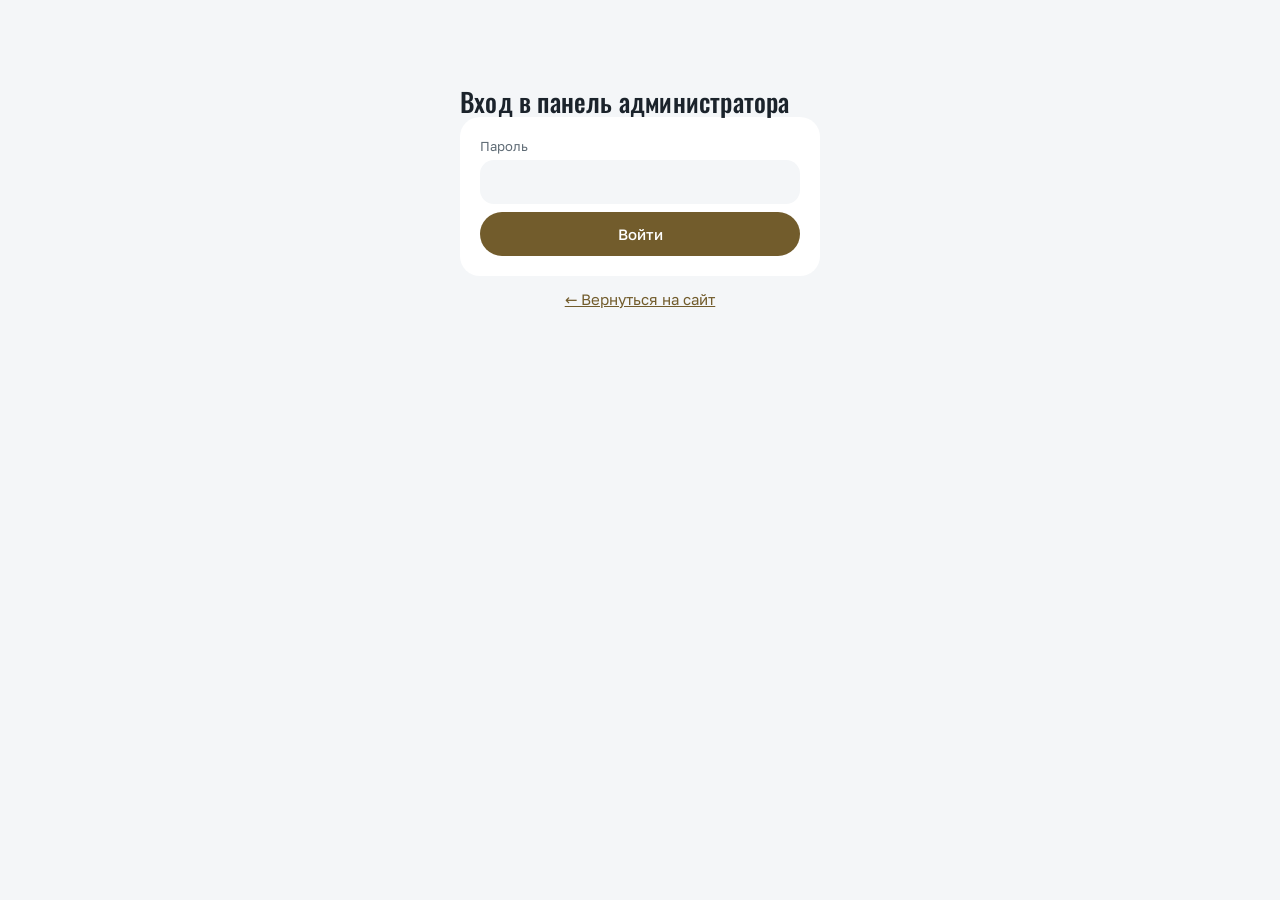
<file: admin.html>
<!DOCTYPE html>
<html lang="ru">
<head>
<meta charset="utf-8">
<!-- Только свои файлы и Worker; никаких сторонних скриптов рядом с паролем и записями клиентов -->
<meta http-equiv="Content-Security-Policy" content="default-src 'self'; script-src 'self' 'unsafe-inline'; style-src 'self' 'unsafe-inline'; img-src 'self' data:; font-src 'self'; connect-src https://ceramic75-zayavki.kenny-ki.workers.dev; frame-src 'none'; object-src 'none'; base-uri 'self'; form-action 'self'">
<meta name="referrer" content="no-referrer">
<meta name="viewport" content="width=device-width, initial-scale=1">
<meta name="robots" content="noindex, nofollow">
<!-- Панель нельзя открыть внутри чужой страницы (защита от подмены кликов) -->
<style>html{display:none}</style>
<script>if (window.top === window.self) document.documentElement.style.display = 'block'; else window.top.location = window.self.location;</script>
<title>Панель администратора</title>
<link rel="icon" type="image/png" href="favicon.png">
<link rel="stylesheet" href="fonts/fonts.css">
<style>
:root{--bg:#f4f6f8;--card:#ffffff;--ink:#1b232b;--muted:#5f6b75;--line:#e3e7eb;--line2:#d3d9df;--accent:color-mix(in srgb,#d0a850 55%,#000);--on-accent:#ffffff;--red:#b23a2e;--ok:#2f7a3e;--warn:#8a6414}
*{box-sizing:border-box;margin:0}
body{font-family:"Golos Text",system-ui,-apple-system,"Segoe UI",Roboto,sans-serif;background:var(--bg);color:var(--ink);line-height:1.5;font-size:15px;padding:24px 16px}
a{color:var(--accent)}
:focus-visible{outline:2px solid var(--accent);outline-offset:2px}
.wrap{max-width:1100px;margin:0 auto}
h1{font-size:24px;font-weight:600;letter-spacing:-.02em}
h2{font-size:18px;font-weight:600;margin:20px 0 8px}
h3{font-size:15px;font-weight:600;margin-bottom:6px}
.layout{display:grid;grid-template-columns:200px minmax(0,1fr);grid-template-areas:"top top" "tabs main";column-gap:32px}
.top{grid-area:top;padding-bottom:16px;border-bottom:1px solid var(--line);margin-bottom:24px}
.tabs{grid-area:tabs;align-self:start;flex-direction:column;gap:4px;margin:0;position:sticky;top:24px}
.tabs button{border:0;background:transparent;color:var(--muted);text-align:left;padding:12px;font-size:15px}
.tabs button.on{background:var(--ink);color:var(--bg)}
#pb,#pc{grid-area:main;min-width:0}
.card{background:var(--card);border:1px solid var(--line);border-radius:16px;padding:16px;margin-bottom:12px}
button{font:inherit;cursor:pointer;border-radius:12px;border:1px solid var(--line2);background:var(--card);color:var(--ink);padding:9px 14px;min-height:44px}
a.btnlink{display:inline-flex;align-items:center;font:inherit;border-radius:12px;border:1px solid var(--line2);background:var(--card);color:var(--ink);padding:9px 14px;min-height:44px;text-decoration:none}
button.primary{background:var(--accent);border-color:var(--accent);color:var(--on-accent);font-weight:500}
button.danger{background:var(--card);color:var(--red);border-color:var(--red)}
button:disabled{opacity:.5;cursor:default}
input,select{font:inherit;padding:9px 10px;min-height:44px;border:1px solid var(--line2);border-radius:12px;background:var(--bg);color:var(--ink);width:100%;min-width:0}
input:focus,select:focus{border-color:var(--ink)}
label.f{display:grid;gap:4px;font-size:13px;color:var(--muted)}
.row{display:flex;gap:8px;flex-wrap:wrap;align-items:flex-end}
.row>*{flex:1 1 140px}
.row>button{flex:0 0 auto}
.top{display:flex;justify-content:space-between;align-items:center;gap:8px}
.tabs{display:flex}
.bk{display:grid;grid-template-columns:70px 1fr auto;gap:10px;align-items:center;padding:12px 0;border-top:1px solid var(--line)}
.bk:first-child{border-top:0}
.bk .t{font-weight:600;font-size:18px}
.bk small{color:var(--muted)}
.badge{display:inline-block;font-size:12px;padding:1px 8px;border-radius:99px;border:1px solid currentColor;margin-left:6px}
.new{color:var(--warn)}.okb{color:var(--ok)}
.acts{display:flex;gap:6px;flex-wrap:wrap;justify-content:flex-end}
.days{font-weight:600;margin:16px 0 6px;text-transform:capitalize}
.hours{display:grid;grid-template-columns:repeat(auto-fill,minmax(110px,1fr));gap:6px;margin-top:8px}
/* вкладки настроек и закреплённая внизу кнопка сохранения */
.stabs{display:flex;flex-wrap:wrap;gap:6px;margin-bottom:14px}
.stabs button{min-height:40px;padding:8px 16px;background:transparent;color:var(--muted)}
.stabs button.on{background:var(--ink);color:var(--bg);border-color:var(--ink)}
.savebar{position:sticky;bottom:0;z-index:3;display:flex;flex-wrap:wrap;align-items:center;gap:12px;padding:12px 0;background:var(--bg);border-top:1px solid var(--line)}
.savebar .msg{margin:0;color:var(--muted)}
.savebar .msg.good{color:var(--ok)}.savebar .msg.err{color:var(--red)}
/* цены услуги: по рамке на тип кузова, внутри цена и минуты */
.lvls{display:grid;grid-template-columns:repeat(auto-fit,minmax(200px,1fr));gap:10px;margin-top:10px}
.lvl{border:1px solid var(--line);border-radius:14px;padding:10px 12px}
.lvl-t{font-size:13px;font-weight:600;color:var(--warn);margin-bottom:6px}
.lvl .two{display:grid;grid-template-columns:1fr 1fr;gap:8px}
.msg{margin:8px 0;font-size:14px}.msg.err{color:var(--red)}.msg.good{color:var(--ok)}
.hint{color:var(--muted);font-size:13px}
.empty{color:var(--muted);padding:12px 0}
/* допуслуги в ручной записи: на всю ширину формы, галочки сеткой */
.row>.exbox{flex:1 1 100%}
.exg{display:grid;grid-template-columns:repeat(auto-fill,minmax(220px,1fr));gap:4px 16px}
label.ex{display:grid;grid-template-columns:20px 1fr auto;align-items:center;gap:10px;min-height:40px;font-size:15px;color:var(--ink);cursor:pointer}
label.ex input{width:18px;height:18px;min-height:0;padding:0;accent-color:var(--accent)}
label.ex b{font-weight:500;white-space:nowrap}
/* итоговые цены */
.bk .price{margin-left:10px;font-weight:600;white-space:nowrap}
.days{display:flex;justify-content:space-between;align-items:baseline;gap:12px;flex-wrap:wrap}
.dsum{text-transform:none;font-weight:500;color:var(--muted);font-size:14px}
#mtot{font-size:16px;color:var(--ink);font-weight:600;margin-top:6px}
@media (max-width:760px){.layout{grid-template-columns:1fr;grid-template-areas:"top" "tabs" "main"}.tabs{flex-direction:row;margin-bottom:12px}.bk{grid-template-columns:60px 1fr}.acts{grid-column:1/-1;justify-content:flex-start}}
/* === Скругления: единый стиль форм и кнопок === */
button,a.btnlink{border-radius:999px}
input,select{border-radius:14px}
/* свой вид списков: Safari иначе рисует их светлыми, и текст на тёмной теме не читается */
select{-webkit-appearance:none;appearance:none;padding-right:36px;background:var(--bg) url("data:image/svg+xml,%3Csvg xmlns='http://www.w3.org/2000/svg' viewBox='0 0 24 24' fill='none' stroke='%231b232b' stroke-width='2'%3E%3Cpath d='m6 9 6 6 6-6'/%3E%3C/svg%3E") no-repeat right 12px center/16px}
select option{background:var(--card);color:var(--ink)}
.card{border-radius:18px}
.bk,.bk:first-child{padding:12px 14px;margin-bottom:8px;border:1px solid var(--line);border-radius:14px;background:var(--bg)}

/* ===== Новый вид в стиле сайта: белые карточки на светло-сером, без линий, всё скруглено ===== */
:root{--bg:#f4f6f8;--card:#ffffff;--soft:#f4f6f8;--deep:#e9edf1;--blue-soft:color-mix(in srgb,#d0a850 18%,#fff);--sand:#f0c987}
body{font-size:15px;padding:28px 20px}
h1,h2,.bk .t{font-family:Oswald,"Arial Narrow",sans-serif;font-weight:500;letter-spacing:.2px}
h1{font-size:26px;line-height:1.1}
h2{font-size:24px}
.top{border-bottom:0;padding-bottom:0;margin-bottom:28px}
.brand{display:flex;align-items:center;gap:12px}
.brand i{width:42px;height:42px;border-radius:14px;background:var(--accent);color:#fff;display:grid;place-items:center;font:500 22px Oswald,sans-serif;font-style:normal;position:relative;flex:none}
.brand i::after{content:"";position:absolute;right:-3px;top:-3px;width:12px;height:12px;border-radius:50%;background:var(--sand);border:2px solid var(--bg)}
.brand small{color:var(--muted);font-size:13px}
.card{border:0;border-radius:20px;padding:20px}
.card h3{font-size:17px}
/* кнопки: без рамок, мягкие подложки */
button,a.btnlink{border:0;background:var(--card);font-weight:500;transition:background .15s,transform .15s}
button:hover,a.btnlink:hover{background:var(--deep)}
.card button,.card a.btnlink{background:var(--deep)}
.card button:hover{background:#dde2e8}
button.primary,.card button.primary{background:var(--accent);color:#fff}
button.primary:hover,.card button.primary:hover{background:color-mix(in srgb,#d0a850 45%,#000)}
button.danger,.card button.danger{background:#fbe8e6;color:var(--red);border:0}
button.danger:hover,.card button.danger:hover{background:#f6d5d1}
.tabs button,.stabs button{background:transparent;transition:none}
.tabs button:hover{background:var(--deep)}
.tabs button.on,.tabs button.on:hover{background:var(--ink);color:#fff}
/* поля: серые подложки без рамок, синий фокус */
input,select{border:0;background-color:var(--soft)}
input:focus,select:focus{outline:2px solid var(--accent);outline-offset:0}
/* шапка списка: заголовок слева, управление справа */
.lhead{display:flex;justify-content:space-between;align-items:center;gap:12px;flex-wrap:wrap;margin:32px 0 6px}
.lhead h2{margin:0}
.lctl{display:flex;align-items:center;gap:10px;flex-wrap:wrap;justify-content:flex-end}
.lctl select{width:auto;min-width:180px;background-color:var(--card)}
.upd{color:var(--muted);font-size:13px}
.refresh{display:inline-flex;align-items:center;gap:8px;padding:9px 18px 9px 14px}
.refresh svg{width:18px;height:18px;fill:none;stroke:currentColor;stroke-width:2.2;stroke-linecap:round;stroke-linejoin:round}
.refresh.busy svg{animation:spin .8s linear infinite}
.refresh:disabled{opacity:1}
@keyframes spin{to{transform:rotate(360deg)}}
/* дни и записи */
.days{text-transform:none;font-size:15px;margin:22px 4px 8px}
.days > span:first-child{display:inline-block}
.days > span:first-child::first-letter{text-transform:uppercase}
.bk,.bk:first-child{border:0;background:var(--soft);border-radius:16px;padding:14px 16px;grid-template-columns:72px 1fr auto}
.bk:last-child{margin-bottom:0}
.bk .t{font-size:22px}
.bk strong{font-weight:600;margin-right:4px}
.bk small{display:block;margin-top:2px}
.bk small + br{display:none}
.bk a{display:inline-block;margin-top:4px;font-weight:500;text-decoration:none}
.bk a:hover{text-decoration:underline}
.badge{border:0;padding:2px 10px;font-weight:500;vertical-align:1px}
.badge.okb{background:#e3f2e6;color:var(--ok)}
.badge.new{background:#fbf1dc;color:var(--warn)}
.badge:not(.okb):not(.new){background:var(--deep);color:var(--muted)}
.bk .price{display:inline-block;margin-left:6px;padding:2px 10px;border-radius:999px;background:var(--blue-soft);color:var(--accent);font-weight:600}
/* ручная запись */
#mtot{display:inline-block;align-self:start;padding:8px 14px;border-radius:12px;background:#fbf1dc;font-size:16px}
label.ex{border-radius:10px;padding:0 6px;margin:0 -6px}
label.ex:hover{background:var(--soft)}
.savebar{border-top:0;background:var(--bg)}
.lvl{border:0;background:var(--soft)}
.lvl input,.lvl select{background-color:var(--card)}
@media (max-width:760px){
  body{padding:18px 12px}
  .lhead{align-items:flex-start}
  .lctl{width:100%;justify-content:space-between}
  .upd{order:3;width:100%}
  .bk,.bk:first-child{grid-template-columns:56px 1fr;padding:12px;gap:8px 10px}
  .bk .t{font-size:20px}
  .tabs{position:static;background:var(--card);padding:4px;border-radius:999px;width:max-content;max-width:100%}
  .tabs button{padding:9px 18px}
  #pb > .card,#books .card{padding:12px}
  .card{padding:16px}
  .lctl{width:auto}
  .upd{order:0;width:auto}
  /* шапка: заголовок и кнопки не вылезают за экран */
  .top{flex-wrap:wrap;gap:12px}
  h1{font-size:22px}
  .brand i{width:38px;height:38px;font-size:20px}
  .top .row{flex-wrap:wrap!important}
  .top .row button,.top .row a.btnlink{padding:8px 16px;min-height:40px}
}
/* поля одной ширины во всех браузерах: Safari на iPhone растягивает поле даты по своей ширине и оно наезжает на соседнее */
.row>*{min-width:0}
input[type=date]{-webkit-appearance:none;appearance:none;display:block;min-width:0;max-width:100%;width:100%;text-align:left;line-height:24px}
input[type=date]::-webkit-date-and-time-value{text-align:left;min-height:24px}
@media (max-width:760px){
  #mf > label.f{flex:1 1 calc(50% - 4px)}
  #mf > .exbox,#mf > label.f:has(#mn),#mf > label.f:has(#mp){flex-basis:100%}
  #mf > button{flex:1 1 100%}
}

/* ===== 17.11.2026: статусы, итоговая цена, действия иконками (ПК — справа внизу, телефон — смахиванием) ===== */
.lhead{margin-top:0}
#mcard{margin-top:14px}
.savebar{position:static}
.bk .badge.st-new{background:#eceff2;color:#5f6b75}
.bk .badge.st-ok{background:#e3edfd;color:#2659b8}
.bk .badge.st-done{background:#e1f3e6;color:#237a3d}
.bk .badge.st-no{background:#fbe5e3;color:#b23a2e}
.bk .price{background:#e1f3e6;color:#237a3d}
.bkw{position:relative;margin-bottom:8px;border-radius:16px;overflow:hidden;background:var(--soft)}
.bkw:last-child{margin-bottom:0}
.bkw .bk,.bkw .bk:first-child{position:relative;z-index:1;margin:0;grid-template-columns:72px minmax(0,1fr);padding:14px 16px 64px;background:var(--soft);transition:transform .22s ease}
.bk .mid{min-width:0}
.bk .pline{margin-top:6px;display:flex;flex-wrap:wrap;align-items:center;gap:4px 8px}
.bk .price{margin:0}
.bk .pnote{color:var(--muted);font-size:13px}
.bk a.tel{display:inline-block;margin-top:6px}
.sw{position:absolute;right:12px;bottom:12px;z-index:2;display:flex;gap:6px}
.ib{position:relative;width:40px;height:40px;min-height:0;padding:0;border-radius:50%;display:flex;flex-direction:column;align-items:center;justify-content:center;gap:3px}
.ib svg{width:20px;height:20px;fill:none;stroke:currentColor;stroke-width:2.2;stroke-linecap:round;stroke-linejoin:round;flex:none}
.ib span{position:absolute;width:1px;height:1px;overflow:hidden;clip:rect(0 0 0 0);white-space:nowrap}
.card .ib.i-ok{background:#e3edfd;color:#2659b8}.card .ib.i-ok:hover{background:#d2e2fb}
.card .ib.i-done{background:#e1f3e6;color:#237a3d}.card .ib.i-done:hover{background:#cdebd6}
.card .ib.i-undo{background:var(--deep);color:var(--muted)}
.card .ib.i-price{background:#fbf1dc;color:#8a6414}.card .ib.i-price:hover{background:#f6e6c2}
.card .ib.i-call{background:var(--deep);color:var(--ink)}
.card .ib.i-no{background:#fbe5e3;color:#b23a2e}.card .ib.i-no:hover{background:#f6d5d1}
.pedit{margin-top:10px;padding:12px;border-radius:14px;background:var(--card);display:grid;gap:8px;max-width:420px}
.pedit .msg,.sheet .msg{margin:0}
.pbtns{display:flex;flex-wrap:wrap;gap:8px}
.shade{position:fixed;inset:0;z-index:50;background:rgba(15,20,25,.45)}
.sheet{position:fixed;left:0;right:0;bottom:0;z-index:51;background:var(--card);border-radius:22px 22px 0 0;padding:20px 16px calc(20px + env(safe-area-inset-bottom));display:grid;gap:10px;animation:up .2s ease}
.sheet input{font-size:24px;font-weight:600;min-height:56px}
.sheet .pbtns button{flex:1 1 0;min-height:50px}
@keyframes up{from{transform:translateY(100%)}to{transform:none}}
.swtip{color:var(--muted);font-size:13px;margin:0 0 8px}
@keyframes peek{0%,100%{transform:none}35%,60%{transform:translateX(-120px)}}
.bk.hint{animation:peek 1.8s ease .5s 1}
@media (max-width:760px){
  /* телефон: иконки под записью, запись уезжает влево (как в Telegram) */
  .bkw .bk,.bkw .bk:first-child{padding:12px;grid-template-columns:56px minmax(0,1fr);border-radius:0;touch-action:pan-y;user-select:none;-webkit-user-select:none}
  .bkw:not(.open) .sw{visibility:hidden}
  .bkw.drag .sw,.bkw.open .sw{visibility:visible}
  .sw{top:0;right:0;bottom:0;z-index:0;gap:0}
  .card .ib{width:58px;height:auto;border-radius:0;font-size:11px;font-weight:500;color:#fff}
  .ib span{position:static;width:auto;height:auto;clip:auto}
  .card .ib.i-ok,.card .ib.i-ok:hover{background:#3b78e0;color:#fff}
  .card .ib.i-done,.card .ib.i-done:hover{background:#2f9e57;color:#fff}
  .card .ib.i-undo,.card .ib.i-undo:hover{background:#7b8794;color:#fff}
  .card .ib.i-price,.card .ib.i-price:hover{background:#d9961a;color:#fff}
  .card .ib.i-call,.card .ib.i-call:hover{background:#5d7385;color:#fff}
  .card .ib.i-no,.card .ib.i-no:hover{background:#d64541;color:#fff}
  /* шапка в одну строку: название заведения, «На сайт» и «Выйти» */
  .top{flex-wrap:nowrap}
  .top h1{display:none}
  .brand small{font-size:16px;font-weight:600;color:var(--ink);line-height:1.2}
  .top .row{flex-wrap:nowrap!important;gap:6px!important}
  .top .row button,.top .row a.btnlink{padding:6px 12px;min-height:38px;font-size:14px}
  .lctl{width:100%;justify-content:flex-start}
  #addb{margin-left:auto}
}
</style>
</head>
<body>
<div class="wrap">

<div id="login" style="display:none;max-width:360px;margin:60px auto">
  <h1>Вход в панель администратора</h1>
  <form id="lf" class="card">
    <label class="f">Пароль<input id="pw" type="password" autocomplete="current-password" required></label>
    <p class="msg err" id="lerr"></p>
    <button class="primary" type="submit" style="width:100%">Войти</button>
  </form>
  <p style="text-align:center"><a href="index.html">← Вернуться на сайт</a></p>
</div>

<div id="app" style="display:none">
<div class="layout">
  <div class="top"><div class="brand"><i aria-hidden="true">C7</i><div><h1>Панель администратора</h1><small>Ceramic 75</small></div></div><div class="row" style="flex:0 0 auto;gap:8px;flex-wrap:nowrap"><a class="btnlink" href="index.html">На сайт</a><button id="out" type="button">Выйти</button></div></div>
  <div class="tabs"><button type="button" id="tb" class="on">Записи</button><button type="button" id="tc">Настройки</button></div>

  <div id="pb">
    <!-- сначала записи; ручная запись — по кнопке «+ Записать» (17.11.2026) -->
    <div class="lhead"><h2>Ближайшие записи</h2>
      <div class="lctl"><span class="upd" id="upd" aria-live="polite"></span><select id="fm" aria-label="Пост"></select><button id="rf" type="button" class="refresh"><svg viewBox="0 0 24 24" aria-hidden="true"><path d="M20 12a8 8 0 1 1-2.34-5.66"/><path d="M20 4v5h-5"/></svg>Обновить</button><button id="addb" type="button" class="primary" aria-expanded="false" aria-controls="mcard">+ Записать</button></div></div>
    <div class="card" id="mcard" hidden>
      <h3>Добавить запись вручную</h3>
      <p class="hint">Для звонков и тех, кто пришёл сам. Время сразу станет занятым на сайте. Так же можно закрыть час на мойке.</p>
      <form id="mf" class="row" style="margin-top:8px"></form>
      <p class="msg" id="mmsg"></p>
    </div>
    <p class="msg err" id="berr"></p>
    <div id="books"></div>
  </div>

  <div id="pc" style="display:none">
    <div id="cfg"></div>
  </div>
</div>
</div>
</div>

<script>
var W = 'https://ceramic75-zayavki.kenny-ki.workers.dev';
var tok = sessionStorage.getItem('tk') || '';
var DAYS = ['Пн','Вт','Ср','Чт','Пт','Сб','Вс'];
var CFG = null, model = null, BOOKS = [], timer = null;
function $(id){ return document.getElementById(id); }
function el(t, c, x){ var n = document.createElement(t); if (c) n.className = c; if (x != null) n.textContent = x; return n; }

function api(path, body){
  var o = {headers: {'Authorization': 'Bearer ' + tok}};
  if (body !== undefined){ o.method = 'POST'; o.headers['Content-Type'] = 'application/json'; o.body = JSON.stringify(body); }
  return fetch(W + path, o).then(function(r){
    return r.json().catch(function(){ return {}; }).then(function(j){
      if (r.status === 401 && path !== '/admin/login'){ logout(); throw new Error('Войдите заново'); }
      if (!r.ok) throw new Error(j.error || ('Ошибка ' + r.status));
      return j;
    });
  });
}
function show(){
  var on = !!tok;
  $('login').style.display = on ? 'none' : 'block';
  $('app').style.display = on ? 'block' : 'none';
  if (on) init();
}
function logout(){ tok = ''; sessionStorage.removeItem('tk'); clearInterval(timer); document.title = 'Панель администратора'; show(); }
$('out').onclick = logout;
$('lf').onsubmit = function(e){
  e.preventDefault(); $('lerr').textContent = '';
  fetch(W + '/admin/login', {method: 'POST', headers: {'Content-Type': 'application/json'}, body: JSON.stringify({password: $('pw').value})})
    .then(function(r){ return r.json().then(function(j){ return {ok: r.ok, j: j}; }); })
    .then(function(x){
      if (!x.ok) throw new Error(x.j.error || 'Ошибка входа');
      tok = x.j.token; sessionStorage.setItem('tk', tok); $('pw').value = ''; show();
    })
    .catch(function(err){ $('lerr').textContent = err.message; });
};
function tab(t){
  $('pb').style.display = t === 'b' ? 'block' : 'none';
  $('pc').style.display = t === 'c' ? 'block' : 'none';
  $('tb').className = t === 'b' ? 'on' : ''; $('tc').className = t === 'c' ? 'on' : '';
}
$('tb').onclick = function(){ tab('b'); }; $('tc').onclick = function(){ tab('c'); };
$('addb').onclick = function(){
  var c = $('mcard'); c.hidden = !c.hidden;
  this.setAttribute('aria-expanded', String(!c.hidden)); this.textContent = c.hidden ? '+ Записать' : 'Скрыть форму';
  if (!c.hidden) c.scrollIntoView({block: 'nearest'});
};

function init(){
  fetch(W + '/config', {cache: 'no-cache'}).then(function(r){ return r.json(); }).then(function(c){
    CFG = c; model = JSON.parse(JSON.stringify(c));
    renderManual(); renderFilter(); renderCfg(); loadBooks();
    clearInterval(timer); timer = setInterval(function(){ if (!document.hidden) loadBooks(); }, 30000);
  }).catch(function(){ $('berr').textContent = 'Не удалось загрузить настройки. Проверьте Worker в Cloudflare.'; });}
function masterName(id){ var m = CFG.masters.filter(function(x){ return x.id === id; })[0]; return m ? m.name : id; }

/* ---------- записи ---------- */
function renderFilter(){
  var s = $('fm'); s.innerHTML = '';
  var o = el('option', '', 'Все посты'); o.value = ''; s.appendChild(o);
  CFG.masters.forEach(function(m){ var x = el('option', '', m.name); x.value = m.id; s.appendChild(x); });
  s.onchange = renderBooks; $('rf').onclick = loadBooks;
  s.style.display = CFG.masters.length < 2 ? 'none' : ''; // при одном посте фильтр не нужен
}
function loadBooks(){
  $('berr').textContent = ''; $('rf').classList.add('busy'); $('rf').disabled = true;
  api('/admin/bookings').then(function(j){
      BOOKS = j; renderBooks(); if (window.refreshManualTimes) window.refreshManualTimes();
      var n = new Date(); $('upd').textContent = 'Обновлено в ' + ('0' + n.getHours()).slice(-2) + ':' + ('0' + n.getMinutes()).slice(-2);
    })
    .catch(function(e){ $('berr').textContent = e.message; })
    .then(function(){ $('rf').classList.remove('busy'); $('rf').disabled = false; });
}
function rub(n){ return String(n).replace(/\B(?=(\d{3})+(?!\d))/g, ' ') + ' ₽'; }
// цена по прайсу (услуга по классу авто + допуслуги): {sum, from, unknown}; итоговая цена после расчёта хранится в записи (b.final)
function priceInfo(b){
  var r = {sum: 0, from: false, unknown: false};
  [b.service].concat(b.extras || []).forEach(function(name){
    var s = CFG.services.filter(function(x){ return x.name === name; })[0], p = s && (s.prices[b.level] || s.prices[Object.keys(s.prices)[0]]);
    if (!p || p.price == null){ r.unknown = true; return; }
    r.sum += p.price; if (p.from) r.from = true;
  });
  return r;
}
function listText(b){
  var p = priceInfo(b);
  if (p.unknown && !p.sum) return 'по прайсу: цена уточняется';
  return 'по прайсу: ' + (p.from || p.unknown ? 'от ' : '') + rub(p.sum);
}
// статусы: new — не подтверждена (серый), ok — подтверждена (голубой), done — выполнена (зелёный); отменённая запись удаляется
var ST = {'new': ['st-new', 'Не подтверждена'], ok: ['st-ok', 'Подтверждена'], done: ['st-done', 'Выполнена']};
var ICO = {
  ok: '<path d="M5 12.5l4.5 4.5L19 7.5"/>',
  done: '<path d="M2 12.5l4.5 4.5L16 7.5"/><path d="M11 15l2 2 9.5-9.5"/>',
  undo: '<path d="M9 14 4 9l5-5"/><path d="M4 9h10.5a5.5 5.5 0 0 1 0 11H11"/>',
  price: '<path d="M8 21V3h6a4.5 4.5 0 0 1 0 9H6M6 16h9"/>',
  call: '<path d="M6 3h4l2 5-2.5 1.5a11 11 0 0 0 5 5L16 12l5 2v4a2 2 0 0 1-2 2A16 16 0 0 1 4 6a2 2 0 0 1 2-3z"/>',
  no: '<path d="M6 6l12 12M18 6 6 18"/>'
};
var narrow = function(){ return window.matchMedia('(max-width:760px)').matches; };
var OPEN = null, EDIT = false, PENDING = false; // открытая свайпом запись и открытый ввод цены: обновление списка ждёт, пока их закроют
function uiBusy(){ return !!OPEN || EDIT; }
function flush(){ if (PENDING && !uiBusy()){ PENDING = false; renderBooks(); } }
function setOpen(w, on){
  var bk = w.querySelector('.bk');
  if (on && OPEN && OPEN !== w) setOpen(OPEN, false);
  bk.style.transform = on ? 'translateX(-' + w.querySelector('.sw').offsetWidth + 'px)' : '';
  w.classList.toggle('open', on); OPEN = on ? w : (OPEN === w ? null : OPEN);
  if (!on) flush();
}
// смахивание влево (как в Telegram): палец или мышь, вертикальная прокрутка не мешает
function swipe(w){
  var bk = w.querySelector('.bk'), sw = w.querySelector('.sw'), x0 = null, y0 = 0, dx = 0, base = 0, drag = null, moved = false;
  bk.addEventListener('pointerdown', function(e){
    if (!narrow() || e.button > 0) return;
    x0 = e.clientX; y0 = e.clientY; drag = null; moved = false; base = w.classList.contains('open') ? -sw.offsetWidth : 0; dx = base;
  });
  bk.addEventListener('pointermove', function(e){
    if (x0 == null) return;
    var ddx = e.clientX - x0, ddy = e.clientY - y0;
    if (drag === null){ if (Math.abs(ddx) < 8 && Math.abs(ddy) < 8) return; drag = Math.abs(ddx) > Math.abs(ddy); if (drag){ try { bk.setPointerCapture(e.pointerId); } catch (er) {} bk.style.transition = 'none'; w.classList.add('drag'); } }
    if (!drag) return;
    moved = true; dx = Math.min(0, Math.max(-sw.offsetWidth - 24, base + ddx)); bk.style.transform = 'translateX(' + dx + 'px)';
  });
  function end(){
    if (x0 == null) return; x0 = null; bk.style.transition = '';
    if (drag){ setOpen(w, dx < -sw.offsetWidth / 3); setTimeout(function(){ w.classList.remove('drag'); }, 250); }
  }
  bk.addEventListener('pointerup', end); bk.addEventListener('pointercancel', end);
  // тап по открытой записи закрывает её; после смахивания клик не срабатывает
  bk.addEventListener('click', function(e){
    if (moved){ e.preventDefault(); e.stopPropagation(); moved = false; return; }
    if (w.classList.contains('open') && !e.target.closest('a')){ e.preventDefault(); setOpen(w, false); }
  }, true);
}
document.addEventListener('pointerdown', function(e){ if (OPEN && !OPEN.contains(e.target)) setOpen(OPEN, false); });

// короткие подписи под иконками на телефоне; полное название — в подсказке и для программ чтения с экрана
var SHORT = {ok: 'Принять', done: 'Готово', undo: 'Вернуть', price: 'Цена', call: 'Звонок', no: 'Отмена'};
function ib(kind, cls, label, fn){
  var b = el('button', 'ib ' + cls); b.type = 'button'; b.title = label; b.setAttribute('aria-label', label);
  b.innerHTML = '<svg viewBox="0 0 24 24" aria-hidden="true">' + ICO[kind] + '</svg>'; b.appendChild(el('span', '', SHORT[kind]));
  b.onclick = function(e){ e.stopPropagation(); fn(); }; return b;
}
function plural(n, a, b, c){ return n % 10 === 1 && n % 100 !== 11 ? a : n % 10 >= 2 && n % 10 <= 4 && (n % 100 < 10 || n % 100 >= 20) ? b : c; }
function renderBooks(){
  if (uiBusy()){ PENDING = true; return; }
  var box = $('books'); box.innerHTML = '';
  var nw = BOOKS.filter(function(b){ return b.status !== 'ok' && b.status !== 'done'; }).length;
  document.title = (nw ? '(' + nw + ') ' : '') + 'Панель администратора';
  var f = $('fm').value, last = '', card = null, n = 0, dayHead = null, cnt = 0, fin = 0, sum = 0;
  // итог дня — только по уточнённым ценам; пока уточнены не все, итог помечен как не окончательный
  function closeDay(){
    if (!dayHead) return;
    var t = cnt + ' ' + plural(cnt, 'запись', 'записи', 'записей');
    if (!fin) t += ' · цены не уточнены';
    else if (fin < cnt) t += ' · ' + rub(sum) + ' — уточнено ' + fin + ' из ' + cnt + ', итог не окончательный';
    else t += ' · итого ' + rub(sum);
    dayHead.lastChild.textContent = t;
  }
  BOOKS.filter(function(b){ return !f || b.master === f; }).forEach(function(b){
    n++;
    if (b.date !== last){
      closeDay(); cnt = 0; fin = 0; sum = 0;
      last = b.date;
      var d = new Date(b.date + 'T12:00:00');
      dayHead = el('div', 'days'); dayHead.appendChild(el('span', '', d.toLocaleDateString('ru-RU', {weekday: 'long', day: 'numeric', month: 'long'}))); dayHead.appendChild(el('span', 'dsum'));
      box.appendChild(dayHead);
      card = el('div', 'card'); box.appendChild(card);
    }
    cnt++; if (b.final != null){ fin++; sum += b.final; }
    var st = ST[b.status] || ST['new'];
    var w = el('div', 'bkw'), row = el('div', 'bk');
    row.appendChild(el('div', 't', b.time || 'Заявка'));
    var mid = el('div', 'mid');
    var l1 = el('div'); l1.appendChild(el('strong', '', b.name || 'Без имени'));
    l1.appendChild(el('span', 'badge ' + st[0], st[1]));
    if (b.manual) l1.appendChild(el('span', 'badge', 'вручную'));
    if (b.kind === 'request') l1.appendChild(el('span', 'badge', 'на расчёт'));
    mid.appendChild(l1);
    // класс авто, услуга и допуслуги; пост показываем, только если их несколько
    mid.appendChild(b.kind === 'request'
      ? el('small', '', [b.service + (b.extras && b.extras.length ? ' + ' + b.extras.join(', ') : ''), b.car].filter(Boolean).join(', ') + (b.comment ? ' — ' + b.comment : ''))
      : el('small', '', [CFG.masters.length > 1 ? masterName(b.master) : '', CFG.levels.length > 1 ? b.level : '', b.service].filter(Boolean).join(', ') + (b.extras && b.extras.length ? ' + ' + b.extras.join(', ') : '')));
    var pl = el('div', 'pline');
    if (b.final != null){ pl.appendChild(el('span', 'price', rub(b.final))); pl.appendChild(el('span', 'pnote', 'уточнено · ' + listText(b))); }
    else pl.appendChild(el('span', 'pnote', listText(b)));
    mid.appendChild(pl);
    var tel = b.phone && b.phone !== '—' ? 'tel:' + b.phone.replace(/[^\d+]/g, '') : '';
    if (tel){ var a = el('a', 'tel', b.phone); a.href = tel; mid.appendChild(a); }
    row.appendChild(mid);
    // действия: только подходящие к статусу; красная отмена — последней
    var sw = el('div', 'sw');
    if (b.status !== 'ok' && b.status !== 'done') sw.appendChild(ib('ok', 'i-ok', 'Подтвердить', function(){ act(b.id, 'ok'); }));
    if (b.status !== 'done') sw.appendChild(ib('done', 'i-done', 'Выполнена', function(){ act(b.id, 'done'); }));
    else sw.appendChild(ib('undo', 'i-undo', 'Вернуть в подтверждённые', function(){ act(b.id, 'undo'); }));
    sw.appendChild(ib('price', 'i-price', 'Цена', function(){ openPrice(b, w); }));
    if (tel) sw.appendChild(ib('call', 'i-call', 'Позвонить', function(){ location.href = tel; }));
    if (b.status !== 'done') sw.appendChild(ib('no', 'i-no', 'Отменить', function(){
      if (confirm('Отменить запись «' + (b.name || '') + '» на ' + b.date + ' ' + (b.time || '') + '? Время освободится на сайте.')) act(b.id, 'no'); }));
    w.appendChild(sw); w.appendChild(row); card.appendChild(w); swipe(w);
  });
  closeDay();
  if (!n) box.appendChild(el('p', 'empty', 'Записей пока нет.'));
  swipeHint();
}
function act(id, a, extra){
  if (OPEN) setOpen(OPEN, false);
  var body = {id: id, act: a}; for (var k in extra || {}) body[k] = extra[k];
  return api('/admin/action', body).then(loadBooks).catch(function(e){ $('berr').textContent = e.message; throw e; });
}
// итоговая цена: на телефоне — панель снизу с цифровой клавиатурой, на ПК — поле в карточке
function openPrice(b, w){
  if (EDIT) return;
  if (OPEN) setOpen(OPEN, false);
  EDIT = true;
  var mob = narrow(), host = el('div', mob ? 'sheet' : 'pedit'), shade = null;
  if (mob){ shade = el('div', 'shade'); host.setAttribute('role', 'dialog'); host.setAttribute('aria-modal', 'true'); host.setAttribute('aria-label', 'Итоговая цена');
    host.appendChild(el('h3', '', 'Итоговая цена')); host.appendChild(el('p', 'hint', (b.name || 'Без имени') + ' · ' + (b.service || ''))); }
  host.appendChild(el('p', 'hint', listText(b).replace('по прайсу', 'По прайсу')));
  var lb = el('label', 'f', 'Итоговая цена, ₽'), inp = el('input'); inp.inputMode = 'numeric'; inp.autocomplete = 'off'; inp.placeholder = 'например, 4200';
  inp.value = b.final != null ? String(b.final) : ''; lb.appendChild(inp); host.appendChild(lb);
  var msg = el('p', 'msg err'); host.appendChild(msg);
  var r = el('div', 'pbtns'), sv = el('button', 'primary', 'Сохранить'), cl = el('button', '', 'Отмена'); sv.type = cl.type = 'button';
  r.appendChild(sv);
  if (b.final != null){ var er = el('button', 'danger', 'Стереть'); er.type = 'button'; er.onclick = function(){ save(null); }; r.appendChild(er); }
  r.appendChild(cl); host.appendChild(r);
  function close(){ EDIT = false; if (shade) shade.remove(); host.remove(); flush(); }
  function save(v){
    sv.disabled = true;
    act(b.id, 'price', {price: v}).then(close).catch(function(e){ msg.textContent = e.message; sv.disabled = false; });
  }
  sv.onclick = function(){
    var d = inp.value.replace(/\s/g, '');
    if (d === ''){ save(null); return; }
    if (!/^\d{1,8}$/.test(d)){ msg.textContent = 'Только цифры, целые рубли'; inp.focus(); return; }
    save(+d);
  };
  cl.onclick = close; if (shade) shade.onclick = close;
  inp.addEventListener('keydown', function(e){ if (e.key === 'Enter') sv.click(); if (e.key === 'Escape') close(); });
  if (mob){ document.body.appendChild(shade); document.body.appendChild(host); }
  else w.querySelector('.mid').appendChild(host);
  inp.focus();
}
// один раз на телефоне показываем, что запись смахивается влево
function swipeHint(){
  if (!narrow()) return;
  var seen = false; try { seen = localStorage.getItem('swh') === '1'; } catch (e) {}
  var w = document.querySelector('#books .bkw'); if (seen || !w) return;
  try { localStorage.setItem('swh', '1'); } catch (e) {}
  var tip = el('p', 'swtip', 'Смахните запись влево — там действия'); w.parentNode.insertBefore(tip, w);
  w.classList.add('drag'); w.querySelector('.bk').classList.add('hint');
  setTimeout(function(){ w.classList.remove('drag'); }, 2600);
  setTimeout(function(){ tip.remove(); }, 6000);
}

function renderManual(){
  var f = $('mf'); f.innerHTML = '';
  // сайты только с заявками на расчёт: записывать по времени нечего, ручная запись не нужна
  var hasBook = CFG.services.some(function(s){ return !s.request && Object.keys(s.prices).some(function(l){ return s.prices[l] && s.prices[l].minutes; }); });
  $('addb').style.display = hasBook ? '' : 'none';
  if (!hasBook){ $('mcard').hidden = true; return; }
  function pl(p){ return p.price == null ? 'цена уточняется' : (p.from ? 'от ' : '') + p.price + ' ₽'; }
  function sel(label, id, opts){ var l = el('label', 'f', label), s = el('select'); s.id = id;
    opts.forEach(function(o){ var x = el('option', '', o[1]); x.value = o[0]; s.appendChild(x); }); l.appendChild(s); f.appendChild(l); return l; }
  // пост выбираем, только если их несколько; при одном посте поле скрыто
  var ml = sel('Пост', 'mm', CFG.masters.map(function(m){ return [m.id, m.name]; }));
  if (CFG.masters.length < 2) ml.style.display = 'none';
  var ll0 = sel('Класс авто', 'ml', CFG.levels.map(function(l){ return [l, l]; }));
  if (CFG.levels.length < 2) ll0.style.display = 'none';
  sel('Услуга', 'ms', []);
  function priceOf(v, lv){ var p = v.prices[lv]; return p ? p : null; }
  // мойки с ценой для выбранного кузова; допуслуги без минут сюда не попадают
  function fillSvc(){
    var lv = $('ml').value, s = $('ms'), keep = s.value; s.innerHTML = '';
    CFG.services.forEach(function(v){ var p = priceOf(v, lv); if (!p || !p.minutes || v.request) return;
      var x = el('option', '', v.name + ' — ' + pl(p) + ' · ' + p.minutes + ' мин'); x.value = v.name; s.appendChild(x); });
    s.value = keep; if (s.selectedIndex < 0) s.selectedIndex = 0;
  }
  var dl = el('label', 'f', 'Дата'), di = el('input'); di.type = 'date'; di.id = 'md'; di.required = true;
  var t = new Date(); di.value = t.getFullYear() + '-' + ('0' + (t.getMonth() + 1)).slice(-2) + '-' + ('0' + t.getDate()).slice(-2);
  dl.appendChild(di); f.appendChild(dl);
  sel('Время', 'mt', []);
  // время — по графику поста на выбранный день, шагом в длительность мойки
  function fillTimes(){
    var s = $('mt'), keep = s.value; s.innerHTML = '';
    var m = CFG.masters.filter(function(x){ return x.id === $('mm').value; })[0] || CFG.masters[0];
    var d = new Date($('md').value + 'T12:00:00'), key = DAYS[(d.getDay() + 6) % 7];
    // часы дня: «10:00-21:00» или с перерывом «10:00-12:00, 13:00-21:00»
    var h = String((m && m.hours && m.hours[key]) || '').trim().split(',').map(function(part){ return /^(\d{1,2}):(\d{2})-(\d{1,2}):(\d{2})$/.exec(part.trim()); }).filter(Boolean);
    var v = CFG.services.filter(function(x){ return x.name === $('ms').value; })[0], p = v && priceOf(v, $('ml').value);
    var dur = p && p.minutes ? p.minutes : 60;
    if (!h.length){ var o = el('option', '', 'Выходной'); o.value = ''; s.appendChild(o); s.disabled = true; return; }
    s.disabled = false;
    function hhmm(x){ return ('0' + Math.floor(x / 60)).slice(-2) + ':' + (x % 60 ? ('0' + x % 60).slice(-2) : '00'); }
    // занятые получасы этого поста на эту дату — из списка записей
    var taken = [];
    BOOKS.forEach(function(b){ if (b.date === $('md').value && b.master === m.id) taken = taken.concat(b.cells || []); });
    h.forEach(function(iv){
      // начало записи — с целого часа, как на сайте; услуга должна уместиться до конца промежутка
      for (var x = +iv[1] * 60 + +iv[2]; x + dur <= +iv[3] * 60 + +iv[4]; x += 60){
        var tt = hhmm(x), busy = false;
        for (var c = x; c < x + dur; c += 30) if (taken.indexOf(hhmm(c)) >= 0) busy = true;
        var op = el('option', '', tt + (busy ? ' — занято' : '')); op.value = tt; op.disabled = busy; s.appendChild(op);
      }
    });
    s.value = keep; if (s.selectedIndex < 0 || s.options[s.selectedIndex].disabled){
      var free = [].filter.call(s.options, function(o){ return !o.disabled; })[0]; s.value = free ? free.value : '';
    }
  }
  window.refreshManualTimes = fillTimes;
  // допуслуги: галочки с ценой для выбранного кузова
  var exl = el('div', 'f exbox'); exl.appendChild(el('span', '', 'Доп. услуги'));
  var exg = el('div', 'exg'); exg.id = 'mx'; exl.appendChild(exg);
  var tot = el('p', 'hint'); tot.id = 'mtot'; exl.appendChild(tot); f.appendChild(exl);
  function fillExtras(){
    var lv = $('ml').value, on = [].map.call(exg.querySelectorAll('input:checked'), function(i){ return i.value; }); exg.innerHTML = '';
    CFG.services.forEach(function(v){ var p = priceOf(v, lv); if (!p || p.minutes || v.request) return;
      var lb = el('label', 'ex'), cb = el('input'); cb.type = 'checkbox'; cb.value = v.name; cb.checked = on.indexOf(v.name) >= 0; cb.onchange = total;
      lb.appendChild(cb); lb.appendChild(el('span', '', v.name)); lb.appendChild(el('b', '', pl(p))); exg.appendChild(lb); });
    if (!exg.children.length) exl.style.display = 'none';
  }
  function chosen(){ return [].map.call(exg.querySelectorAll('input:checked'), function(i){ return i.value; }); }
  function total(){
    var lv = $('ml').value, sum = 0, v = CFG.services.filter(function(x){ return x.name === $('ms').value; })[0], p = v && priceOf(v, lv);
    var unk = !!p && p.price == null;
    if (p && p.price != null) sum += p.price;
    chosen().forEach(function(n){ var e = CFG.services.filter(function(x){ return x.name === n; })[0], q = e && priceOf(e, lv); if (q && q.price != null) sum += q.price; else unk = true; });
    var n = chosen().length;
    $('mtot').textContent = 'Итого: ' + (sum || !unk ? String(sum).replace(/\B(?=(\d{3})+(?!\d))/g, ' ') + ' ₽' : 'цена уточняется') + (unk && sum ? ' и уточнить' : '') + (n ? ' (услуга и ' + n + ' доп.)' : '');
  }
  $('ml').onchange = function(){ fillSvc(); fillExtras(); fillTimes(); total(); };
  $('ms').onchange = function(){ fillTimes(); total(); };
  $('mm').onchange = fillTimes; di.onchange = fillTimes;
  fillSvc(); fillExtras(); fillTimes(); total();
  var nl = el('label', 'f', 'Имя (необязательно)'), ni = el('input'); ni.id = 'mn'; nl.appendChild(ni); f.appendChild(nl);
  var pl = el('label', 'f', 'Телефон (необязательно)'), pi = el('input'); pi.id = 'mp'; pi.type = 'tel';
  pi.inputMode = 'tel'; pi.autocomplete = 'off'; pi.maxLength = 18; pi.placeholder = '+7 (___) ___-__-__';
  // маска как на сайте: 8 или 7 в начале превращаются в +7, лишние цифры отбрасываются
  function fmtPhone(v){
    var d = v.replace(/\D/g, '');
    if (d[0] === '7' || d[0] === '8') d = d.slice(1);
    d = d.slice(0, 10);
    var o = '+7 (' + d.slice(0, 3);
    if (d.length > 3) o += ') ' + d.slice(3, 6);
    if (d.length > 6) o += '-' + d.slice(6, 8);
    if (d.length > 8) o += '-' + d.slice(8, 10);
    return o;
  }
  pi.addEventListener('focus', function(){ if (!this.value) this.value = '+7 ('; });
  pi.addEventListener('input', function(){ this.value = fmtPhone(this.value); });
  pi.addEventListener('blur', function(){ if (this.value.replace(/\D/g, '').length <= 1) this.value = ''; });
  pl.appendChild(pi); f.appendChild(pl);
  var b = el('button', 'primary', 'Добавить'); b.type = 'submit'; f.appendChild(b);
  f.onsubmit = function(e){
    e.preventDefault(); var msg = $('mmsg'); msg.className = 'msg'; msg.textContent = '';
    if (!$('mt').value){ msg.className = 'msg err'; msg.textContent = $('mt').disabled ? 'В этот день мойка не работает.' : 'На этот день всё занято.'; return; }
    var pd = $('mp').value.replace(/\D/g, '');
    if (pd.length > 1 && pd.length < 11){ msg.className = 'msg err'; msg.textContent = 'Введите номер полностью: +7 (999) 123-45-67 — или оставьте поле пустым.'; $('mp').focus(); return; }
    if (pd.length <= 1) $('mp').value = '';
    api('/admin/book', {master: $('mm').value, level: $('ml').value, service: $('ms').value, extras: chosen(), date: $('md').value, time: $('mt').value, name: $('mn').value, phone: $('mp').value})
      .then(function(){
        msg.className = 'msg good'; msg.textContent = 'Запись добавлена, время занято.';
        $('mn').value = ''; $('mp').value = ''; [].forEach.call(exg.querySelectorAll('input:checked'), function(i){ i.checked = false; }); total(); loadBooks();
      })
      .catch(function(err){ msg.className = 'msg err'; msg.textContent = err.message; });
  };
}

/* ---------- настройки ---------- */
function field(label, obj, key, type){
  var l = el('label', 'f', label), i = el('input'); i.type = type || 'text';
  i.value = obj[key] == null ? '' : obj[key];
  i.oninput = function(){ obj[key] = type === 'number' ? Number(i.value) : i.value; };
  l.appendChild(i); return l;
}
// вкладки настроек: показывается один блок, сохраняются все сразу
var SECS = [['svc', 'Услуги и цены'], ['mst', 'Пост и график'], ['shop', 'Мойка'], ['gen', 'Общие']], SEC = 'svc';
function renderCfg(){
  var box = $('cfg'); box.innerHTML = '';
  var bar = el('div', 'stabs'); bar.setAttribute('role', 'tablist'); box.appendChild(bar);
  var g = el('div', 'card'); g.appendChild(el('h3', '', 'Общие'));
  g.appendChild(field('Записываться на дней вперёд (1-120)', model, 'ahead', 'number')); g.dataset.sec = 'gen'; box.appendChild(g);

  var s = el('div', 'card'); s.appendChild(el('h3', '', 'Мойка'));
  var r1 = el('div', 'row'); ['name', 'address', 'note', 'phone', 'phone2', 'email', 'vk', 'tg'].forEach(function(k, i){
    r1.appendChild(field(['Название (без слова «Автомойка»)', 'Адрес', 'Как найти', 'Телефон', 'Второй телефон', 'E-mail', 'Ссылка ВКонтакте', 'Ссылка Telegram'][i], model.shop, k)); });
  s.appendChild(r1); s.appendChild(el('h3', '', 'Часы работы мойки (текст на сайте)')).style.marginTop = '10px';
  model.shop.hours.forEach(function(h, i){
    var r = el('div', 'row'); r.style.marginBottom = '6px';
    r.appendChild(field('Дни', h, 0)); r.appendChild(field('Часы', h, 1));
    var d = el('button', 'danger', 'Убрать'); d.type = 'button'; d.onclick = function(){ model.shop.hours.splice(i, 1); renderCfg(); }; r.appendChild(d);
    s.appendChild(r);
  });
  var ah = el('button', '', 'Добавить строку'); ah.type = 'button'; ah.onclick = function(){ model.shop.hours.push(['', '']); renderCfg(); }; s.appendChild(ah);
  s.dataset.sec = 'shop'; box.appendChild(s);

  var sv = el('div', 'card'); sv.appendChild(el('h3', '', 'Услуги и цены'));
  sv.appendChild(el('p', 'hint', 'Цена и минуты для каждого типа кузова. Пустая цена: для этого кузова услуги нет. Минуты у мойки — сколько длится запись (60 — целый час). Услуги без минут — дополнительные: на сайте их добавляют к мойке при записи.'));
  model.services.forEach(function(x, i){
    var c = el('div'); c.style.cssText = 'border-top:1px solid var(--line);padding-top:10px;margin-top:10px';
    var r = el('div', 'row'); r.appendChild(field('Название', x, 'name')); r.appendChild(field('Описание', x, 'desc')); r.appendChild(field('Группа в прайсе', x, 'group'));
    var rl = el('label', 'ex'), rc = el('input'); rc.type = 'checkbox'; rc.checked = !!x.request; rc.onchange = function(){ x.request = rc.checked; };
    rl.appendChild(rc); rl.appendChild(el('span', '', 'Заявка на расчёт, без записи на время')); r.appendChild(rl);
    var d = el('button', 'danger', 'Убрать'); d.type = 'button'; d.onclick = function(){ model.services.splice(i, 1); renderCfg(); }; r.appendChild(d);
    c.appendChild(r);
    var g = el('div', 'lvls');
    model.levels.forEach(function(l){
      var p = x.prices[l] || {price: null, minutes: null}, box = el('div', 'lvl');
      box.appendChild(el('div', 'lvl-t', l)); var two = el('div', 'two'); box.appendChild(two); g.appendChild(box);
      [['price', 'Цена, ₽'], ['minutes', 'Минут']].forEach(function(f){
        var lb = el('label', 'f', f[1]), inp = el('input'); inp.type = 'number'; inp.value = p[f[0]] == null ? '' : p[f[0]];
        inp.oninput = function(){
          var v = inp.value === '' ? null : Number(inp.value), cur = x.prices[l] || {price: null, minutes: null};
          cur[f[0]] = v;
          // и цена, и минуты пусты: для этого класса услуги нет (у заявки на расчёт запись остаётся: цена «уточнить»)
          if (cur.price == null && cur.minutes == null && !x.request && !cur.from) delete x.prices[l]; else x.prices[l] = cur;
        };
        lb.appendChild(inp); two.appendChild(lb);
      });
      var fl = el('label', 'ex'), fc = el('input'); fc.type = 'checkbox'; fc.checked = !!p.from;
      fc.onchange = function(){ var cur = x.prices[l] || {price: null, minutes: null}; cur.from = fc.checked; x.prices[l] = cur; };
      fl.appendChild(fc); fl.appendChild(el('span', '', 'Цена «от»')); box.appendChild(fl);
    });
    c.appendChild(g); sv.appendChild(c);
  });
  var as = el('button', '', 'Добавить услугу'); as.type = 'button'; as.style.marginTop = '12px';
  as.onclick = function(){ var pr = {}; model.levels.forEach(function(l){ pr[l] = {price: 100, minutes: null}; }); model.services.push({name: 'Новая услуга', group: 'Салон', desc: '', prices: pr}); renderCfg(); }; sv.appendChild(as);
  sv.dataset.sec = 'svc'; box.appendChild(sv);

  var ms = el('div', 'card'); ms.appendChild(el('h3', '', 'Пост и график'));
  ms.appendChild(el('p', 'hint', 'Часы приёма записей в формате 10:00-20:00 (шаг 30 минут): последняя запись начинается за час до конца. Пустое поле — выходной. Удалить пост нельзя, чтобы не потерять записи.'));
  model.masters.forEach(function(m){
    var c = el('div'); c.style.cssText = 'border-top:1px solid var(--line);padding-top:10px;margin-top:10px';
    var r = el('div', 'row'); r.appendChild(field('Название (' + m.id + ')', m, 'name'));
    var ll = el('label', 'f', 'Кузов по умолчанию'), ls = el('select');
    model.levels.forEach(function(l){ var o = el('option', '', l); o.value = l; ls.appendChild(o); });
    ls.value = m.level; ls.onchange = function(){ m.level = ls.value; }; ll.appendChild(ls); r.appendChild(ll); c.appendChild(r);
    var h = el('div', 'hours'); DAYS.forEach(function(d){ var l = field(d, m.hours, d); l.querySelector('input').placeholder = 'выходной'; h.appendChild(l); });
    c.appendChild(h); ms.appendChild(c);
  });
  var am = el('button', '', 'Добавить пост'); am.type = 'button'; am.style.marginTop = '12px';
  am.onclick = function(){
    var n = Math.max.apply(null, model.masters.map(function(m){ return +m.id.slice(1); })) + 1, hr = {};
    DAYS.forEach(function(d){ hr[d] = ''; });
    model.masters.push({id: 'm' + n, name: 'Пост ' + n, level: model.levels[0], exp: '', hours: hr}); renderCfg();
  };
  ms.appendChild(am); ms.dataset.sec = 'mst'; box.appendChild(ms);

  SECS.forEach(function(x){
    var b = el('button', SEC === x[0] ? 'on' : '', x[1]); b.type = 'button'; b.setAttribute('role', 'tab'); b.setAttribute('aria-selected', SEC === x[0]);
    b.onclick = function(){ SEC = x[0]; renderCfg(); window.scrollTo(0, 0); }; bar.appendChild(b);
  });
  [].forEach.call(box.querySelectorAll('.card[data-sec]'), function(c){ c.hidden = c.dataset.sec !== SEC; });

  var sb = el('button', 'primary', 'Сохранить настройки'); sb.type = 'button';
  var msg = el('p', 'msg', 'Сохраняются все вкладки сразу, на сайте изменения появятся в течение минуты.');
  sb.onclick = function(){
    msg.className = 'msg'; msg.textContent = 'Сохраняем…';
    api('/admin/config', {config: model}).then(function(){
      CFG = JSON.parse(JSON.stringify(model)); msg.className = 'msg good'; msg.textContent = 'Сохранено. Сайт подхватит изменения в течение минуты.';
      renderManual(); renderFilter(); renderBooks();
    }).catch(function(e){ msg.className = 'msg err'; msg.textContent = e.message; });
  };
  var save = el('div', 'savebar'); save.appendChild(sb); save.appendChild(msg); box.appendChild(save);
}
show();
</script>
</body>
</html>
</file>
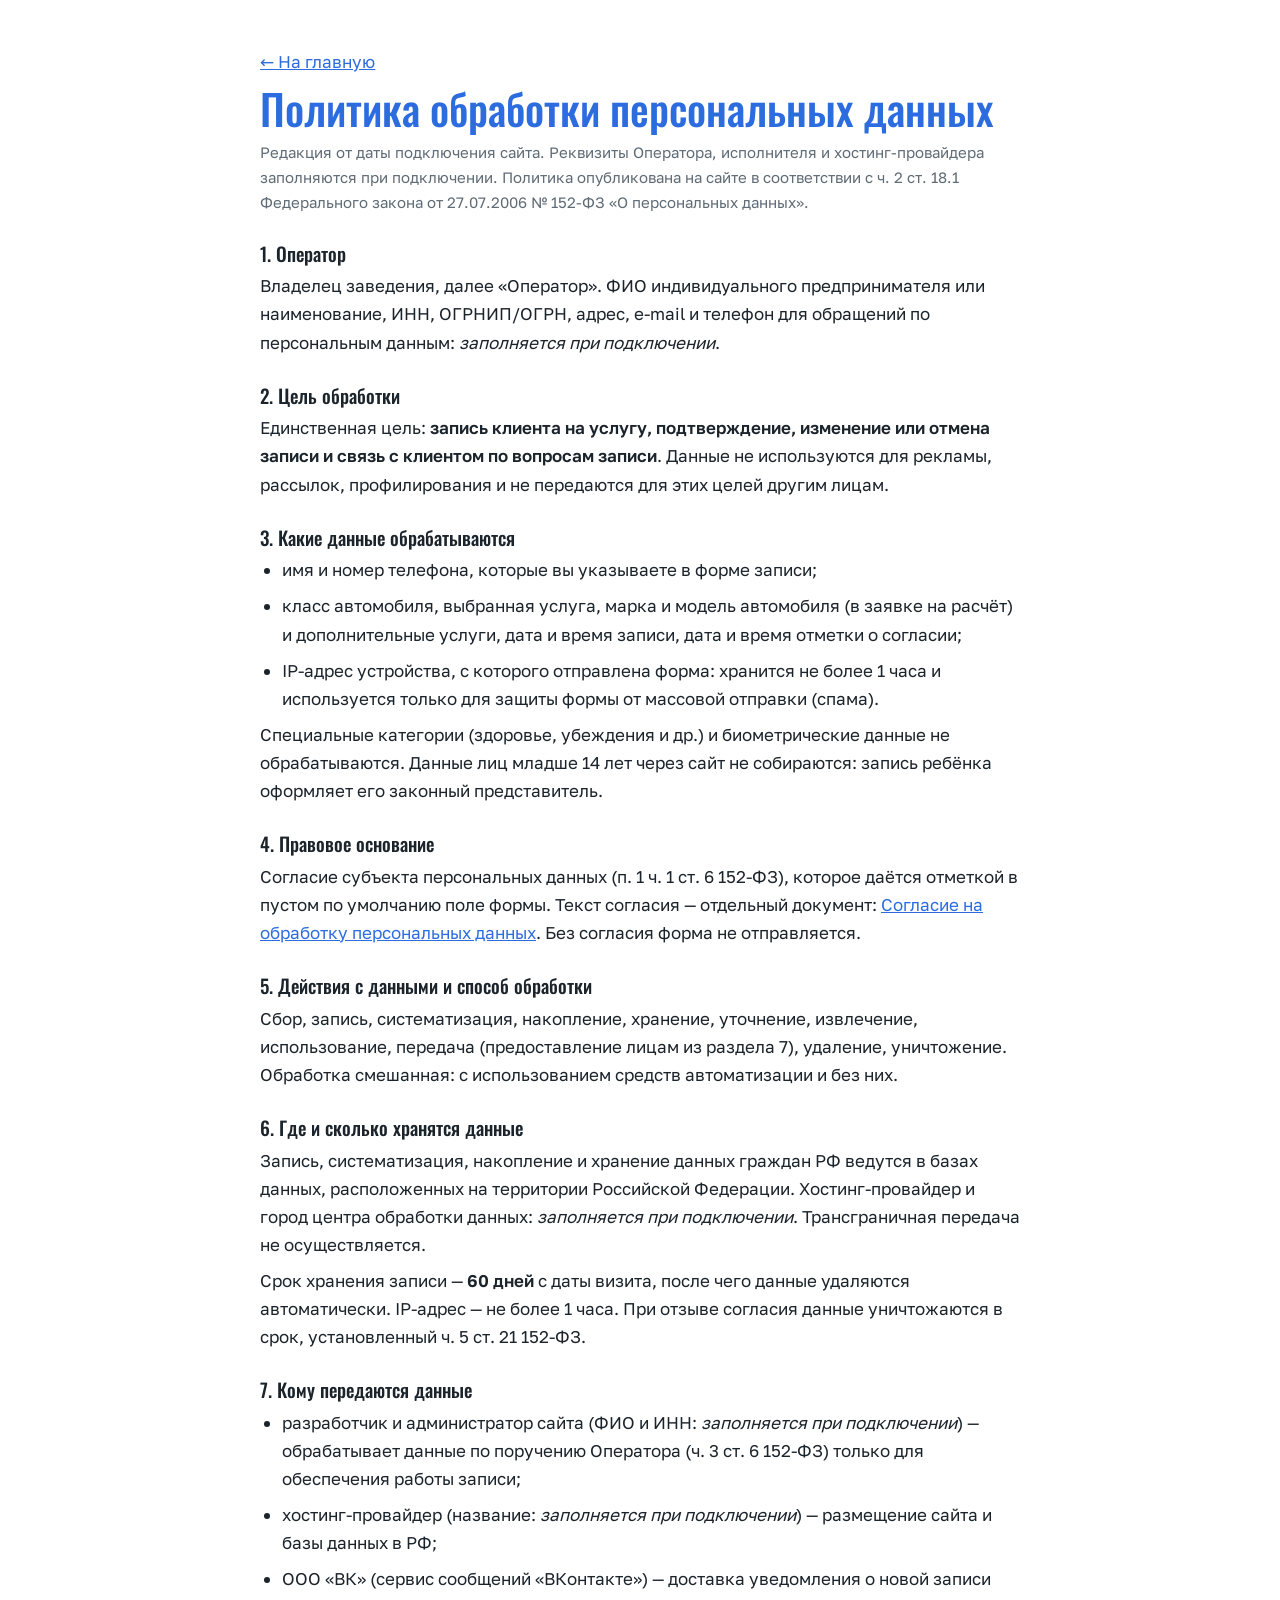
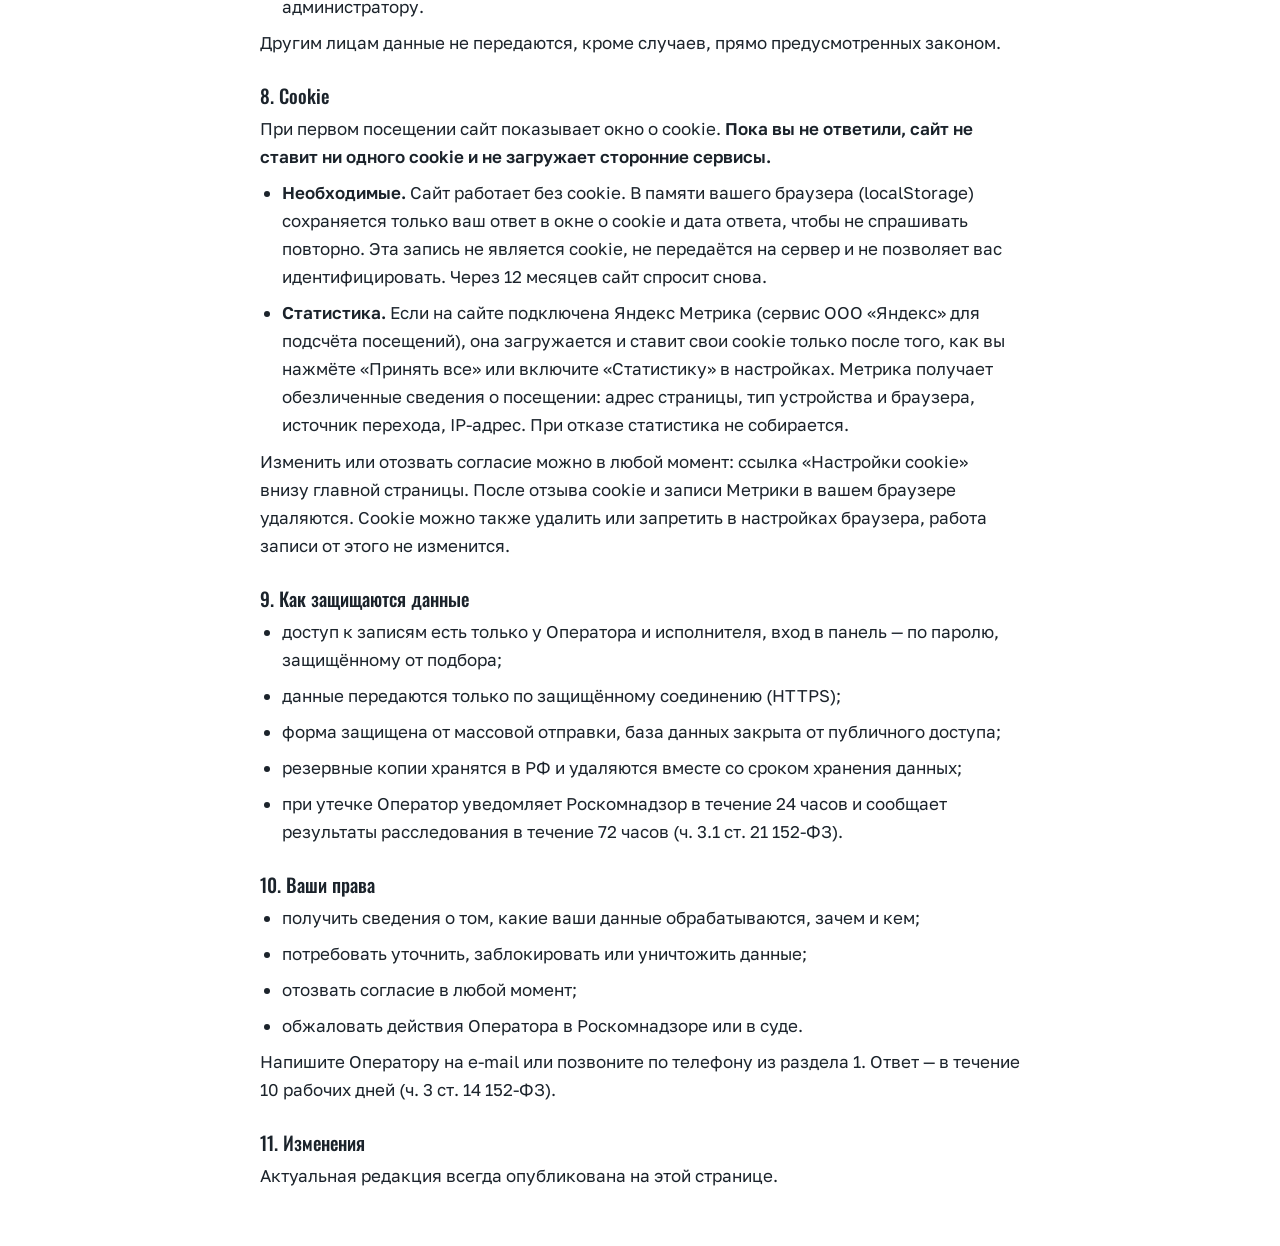
<file: privacy.html>
<!DOCTYPE html>
<html lang="ru">
<head>
<meta name="robots" content="noindex">
<meta charset="utf-8">
<meta name="viewport" content="width=device-width, initial-scale=1">
<title>Политика обработки персональных данных</title>
<link rel="icon" type="image/png" href="favicon.png">
<link rel="stylesheet" href="fonts/fonts.css">
<style>
:root{--bg:#ffffff;--ink:#1b232b;--muted:#5f6b75;--gold:#2d6cdf}
*{box-sizing:border-box;margin:0}
body{font-family:"Golos Text",system-ui,sans-serif;background:var(--bg);color:var(--ink);line-height:1.65;font-size:17px;padding:48px 24px}
main{max-width:760px;margin:0 auto}
h1,h2{font-family:Oswald,"Arial Narrow",sans-serif;font-weight:500;line-height:1.15}
h1{font-size:clamp(28px,6vw,42px);margin-bottom:8px;color:var(--gold)}
h2{font-size:19px;margin:28px 0 8px}
p,li{margin-bottom:8px}
ul{padding-left:22px}
a{color:var(--gold)}
:focus-visible{outline:2px solid var(--gold);outline-offset:3px}
.muted{color:var(--muted);font-size:15px}
</style>
</head>
<body>
<main>
<p><a href="index.html">← На главную</a></p>
<h1>Политика обработки персональных данных</h1>
<p class="muted">Редакция от даты подключения сайта. Реквизиты Оператора, исполнителя и хостинг-провайдера заполняются при подключении. Политика опубликована на сайте в соответствии с ч. 2 ст. 18.1 Федерального закона от 27.07.2006 № 152-ФЗ «О персональных данных».</p>

<h2>1. Оператор</h2>
<p>Владелец заведения, далее «Оператор». ФИО индивидуального предпринимателя или наименование, ИНН, ОГРНИП/ОГРН, адрес, e-mail и телефон для обращений по персональным данным: <i>заполняется при подключении</i>.</p>

<h2>2. Цель обработки</h2>
<p>Единственная цель: <b>запись клиента на услугу, подтверждение, изменение или отмена записи и связь с клиентом по вопросам записи</b>. Данные не используются для рекламы, рассылок, профилирования и не передаются для этих целей другим лицам.</p>

<h2>3. Какие данные обрабатываются</h2>
<ul>
<li>имя и номер телефона, которые вы указываете в форме записи;</li>
<li>класс автомобиля, выбранная услуга, марка и модель автомобиля (в заявке на расчёт) и дополнительные услуги, дата и время записи, дата и время отметки о согласии;</li>
<li>IP-адрес устройства, с которого отправлена форма: хранится не более 1 часа и используется только для защиты формы от массовой отправки (спама).</li>
</ul>
<p>Специальные категории (здоровье, убеждения и др.) и биометрические данные не обрабатываются. Данные лиц младше 14 лет через сайт не собираются: запись ребёнка оформляет его законный представитель.</p>

<h2>4. Правовое основание</h2>
<p>Согласие субъекта персональных данных (п. 1 ч. 1 ст. 6 152-ФЗ), которое даётся отметкой в пустом по умолчанию поле формы. Текст согласия — отдельный документ: <a href="soglasie.html">Согласие на обработку персональных данных</a>. Без согласия форма не отправляется.</p>

<h2>5. Действия с данными и способ обработки</h2>
<p>Сбор, запись, систематизация, накопление, хранение, уточнение, извлечение, использование, передача (предоставление лицам из раздела 7), удаление, уничтожение. Обработка смешанная: с использованием средств автоматизации и без них.</p>

<h2>6. Где и сколько хранятся данные</h2>
<p>Запись, систематизация, накопление и хранение данных граждан РФ ведутся в базах данных, расположенных на территории Российской Федерации. Хостинг-провайдер и город центра обработки данных: <i>заполняется при подключении</i>. Трансграничная передача не осуществляется.</p>
<p>Срок хранения записи — <b>60 дней</b> с даты визита, после чего данные удаляются автоматически. IP-адрес — не более 1 часа. При отзыве согласия данные уничтожаются в срок, установленный ч. 5 ст. 21 152-ФЗ.</p>

<h2>7. Кому передаются данные</h2>
<ul>
<li>разработчик и администратор сайта (ФИО и ИНН: <i>заполняется при подключении</i>) — обрабатывает данные по поручению Оператора (ч. 3 ст. 6 152-ФЗ) только для обеспечения работы записи;</li>
<li>хостинг-провайдер (название: <i>заполняется при подключении</i>) — размещение сайта и базы данных в РФ;</li>
<li>ООО «ВК» (сервис сообщений «ВКонтакте») — доставка уведомления о новой записи администратору.</li>
</ul>
<p>Другим лицам данные не передаются, кроме случаев, прямо предусмотренных законом.</p>

<h2 id="cookie">8. Cookie</h2>
<p>При первом посещении сайт показывает окно о cookie. <b>Пока вы не ответили, сайт не ставит ни одного cookie и не загружает сторонние сервисы.</b></p>
<ul>
<li><b>Необходимые.</b> Сайт работает без cookie. В памяти вашего браузера (localStorage) сохраняется только ваш ответ в окне о cookie и дата ответа, чтобы не спрашивать повторно. Эта запись не является cookie, не передаётся на сервер и не позволяет вас идентифицировать. Через 12 месяцев сайт спросит снова.</li>
<li><b>Статистика.</b> Если на сайте подключена Яндекс Метрика (сервис ООО «Яндекс» для подсчёта посещений), она загружается и ставит свои cookie только после того, как вы нажмёте «Принять все» или включите «Статистику» в настройках. Метрика получает обезличенные сведения о посещении: адрес страницы, тип устройства и браузера, источник перехода, IP-адрес. При отказе статистика не собирается.</li>
</ul>
<p>Изменить или отозвать согласие можно в любой момент: ссылка «Настройки cookie» внизу главной страницы. После отзыва cookie и записи Метрики в вашем браузере удаляются. Cookie можно также удалить или запретить в настройках браузера, работа записи от этого не изменится.</p>

<h2>9. Как защищаются данные</h2>
<ul>
<li>доступ к записям есть только у Оператора и исполнителя, вход в панель — по паролю, защищённому от подбора;</li>
<li>данные передаются только по защищённому соединению (HTTPS);</li>
<li>форма защищена от массовой отправки, база данных закрыта от публичного доступа;</li>
<li>резервные копии хранятся в РФ и удаляются вместе со сроком хранения данных;</li>
<li>при утечке Оператор уведомляет Роскомнадзор в течение 24 часов и сообщает результаты расследования в течение 72 часов (ч. 3.1 ст. 21 152-ФЗ).</li>
</ul>

<h2>10. Ваши права</h2>
<ul>
<li>получить сведения о том, какие ваши данные обрабатываются, зачем и кем;</li>
<li>потребовать уточнить, заблокировать или уничтожить данные;</li>
<li>отозвать согласие в любой момент;</li>
<li>обжаловать действия Оператора в Роскомнадзоре или в суде.</li>
</ul>
<p>Напишите Оператору на e-mail или позвоните по телефону из раздела 1. Ответ — в течение 10 рабочих дней (ч. 3 ст. 14 152-ФЗ).</p>

<h2>11. Изменения</h2>
<p>Актуальная редакция всегда опубликована на этой странице.</p>
</main>
</body>
</html>
</file>
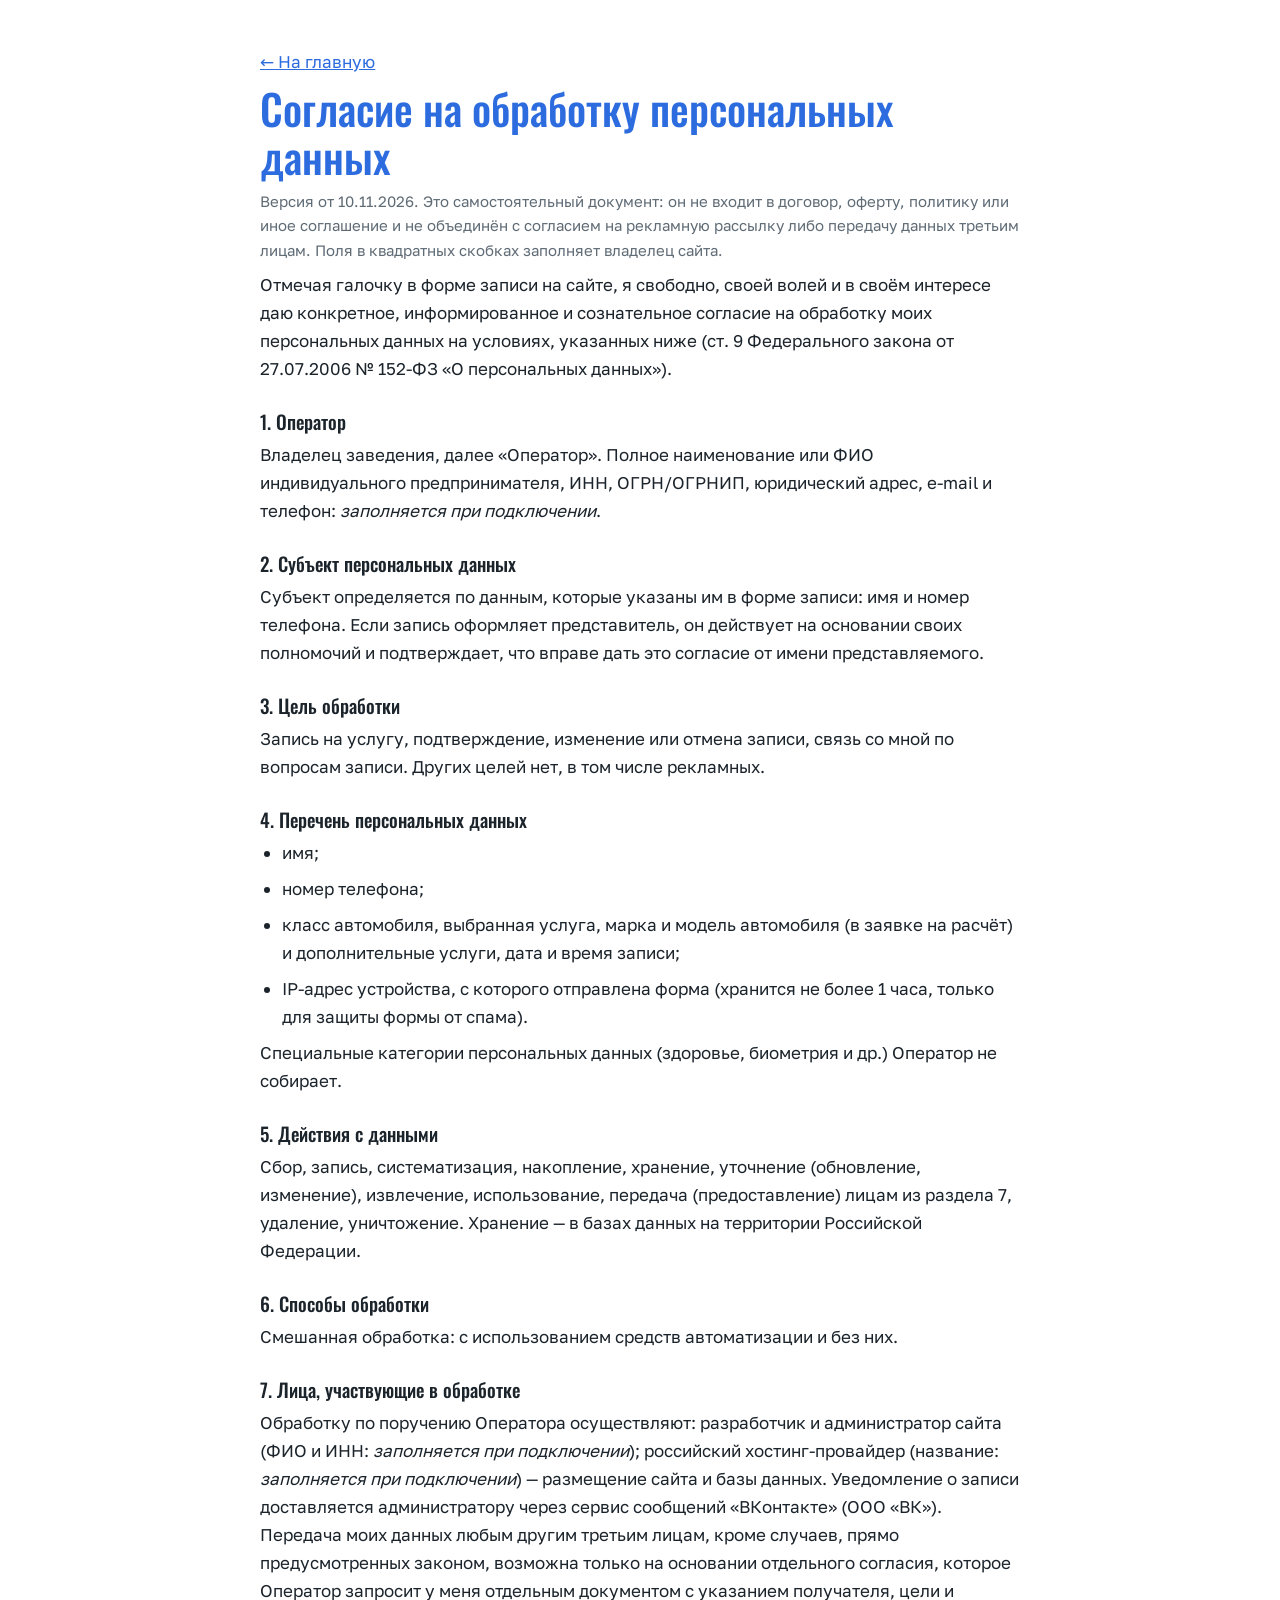
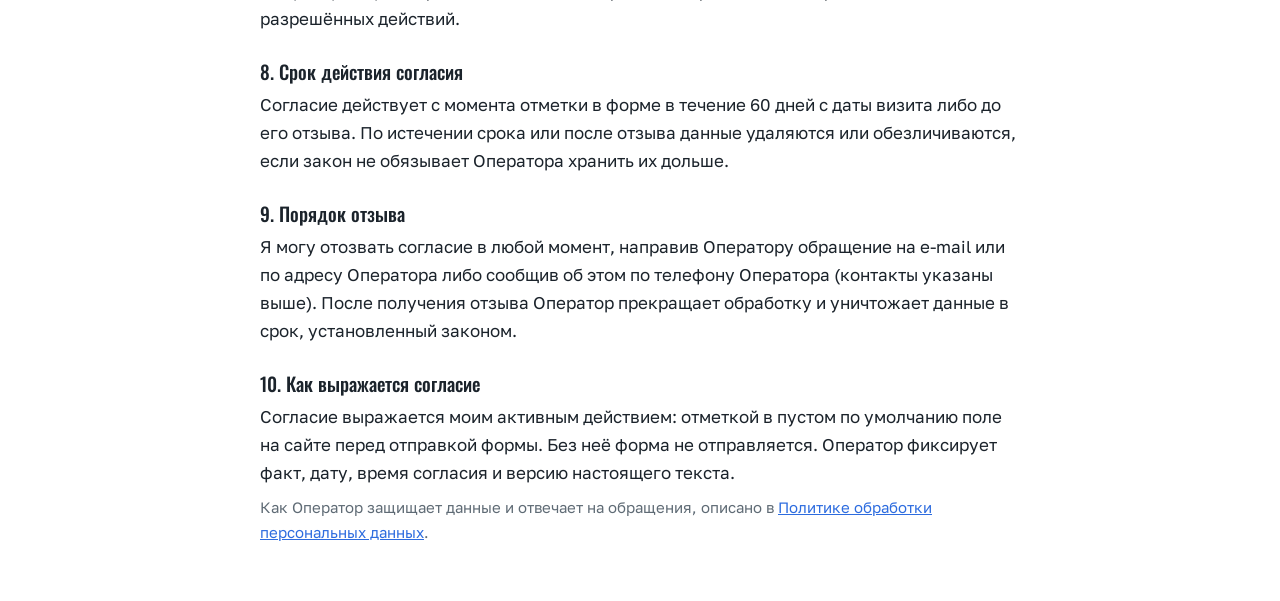
<file: soglasie.html>
<!DOCTYPE html>
<html lang="ru">
<head>
<meta name="robots" content="noindex">
<meta charset="utf-8">
<meta name="viewport" content="width=device-width, initial-scale=1">
<title>Согласие на обработку персональных данных</title>
<link rel="icon" type="image/png" href="favicon.png">
<link rel="stylesheet" href="fonts/fonts.css">
<style>
:root{--bg:#ffffff;--ink:#1b232b;--muted:#5f6b75;--gold:#2d6cdf}
*{box-sizing:border-box;margin:0}
body{font-family:"Golos Text",system-ui,sans-serif;background:var(--bg);color:var(--ink);line-height:1.65;font-size:17px;padding:48px 24px}
main{max-width:760px;margin:0 auto}
h1,h2{font-family:Oswald,"Arial Narrow",sans-serif;font-weight:500;line-height:1.15}
h1{font-size:clamp(28px,6vw,42px);margin-bottom:8px;color:var(--gold)}
h2{font-size:19px;margin:28px 0 8px}
p,li{margin-bottom:8px}
ul{padding-left:22px}
a{color:var(--gold)}
:focus-visible{outline:2px solid var(--gold);outline-offset:3px}
.muted{color:var(--muted);font-size:15px}
</style>
</head>
<body>
<main>
<p><a href="index.html">← На главную</a></p>
<h1>Согласие на обработку персональных данных</h1>
<p class="muted">Версия от 10.11.2026. Это самостоятельный документ: он не входит в договор, оферту, политику или иное соглашение и не объединён с согласием на рекламную рассылку либо передачу данных третьим лицам. Поля в квадратных скобках заполняет владелец сайта.</p>

<p>Отмечая галочку в форме записи на сайте, я свободно, своей волей и в своём интересе даю конкретное, информированное и сознательное согласие на обработку моих персональных данных на условиях, указанных ниже (ст. 9 Федерального закона от 27.07.2006 № 152-ФЗ «О персональных данных»).</p>

<h2>1. Оператор</h2>
<p>Владелец заведения, далее «Оператор». Полное наименование или ФИО индивидуального предпринимателя, ИНН, ОГРН/ОГРНИП, юридический адрес, e-mail и телефон: <i>заполняется при подключении</i>.</p>

<h2>2. Субъект персональных данных</h2>
<p>Субъект определяется по данным, которые указаны им в форме записи: имя и номер телефона. Если запись оформляет представитель, он действует на основании своих полномочий и подтверждает, что вправе дать это согласие от имени представляемого.</p>

<h2>3. Цель обработки</h2>
<p>Запись на услугу, подтверждение, изменение или отмена записи, связь со мной по вопросам записи. Других целей нет, в том числе рекламных.</p>

<h2>4. Перечень персональных данных</h2>
<ul>
<li>имя;</li>
<li>номер телефона;</li>
<li>класс автомобиля, выбранная услуга, марка и модель автомобиля (в заявке на расчёт) и дополнительные услуги, дата и время записи;</li>
<li>IP-адрес устройства, с которого отправлена форма (хранится не более 1 часа, только для защиты формы от спама).</li>
</ul>
<p>Специальные категории персональных данных (здоровье, биометрия и др.) Оператор не собирает.</p>

<h2>5. Действия с данными</h2>
<p>Сбор, запись, систематизация, накопление, хранение, уточнение (обновление, изменение), извлечение, использование, передача (предоставление) лицам из раздела 7, удаление, уничтожение. Хранение — в базах данных на территории Российской Федерации.</p>

<h2>6. Способы обработки</h2>
<p>Смешанная обработка: с использованием средств автоматизации и без них.</p>

<h2>7. Лица, участвующие в обработке</h2>
<p>Обработку по поручению Оператора осуществляют: разработчик и администратор сайта (ФИО и ИНН: <i>заполняется при подключении</i>); российский хостинг-провайдер (название: <i>заполняется при подключении</i>) — размещение сайта и базы данных. Уведомление о записи доставляется администратору через сервис сообщений «ВКонтакте» (ООО «ВК»). Передача моих данных любым другим третьим лицам, кроме случаев, прямо предусмотренных законом, возможна только на основании отдельного согласия, которое Оператор запросит у меня отдельным документом с указанием получателя, цели и разрешённых действий.</p>

<h2>8. Срок действия согласия</h2>
<p>Согласие действует с момента отметки в форме в течение 60 дней с даты визита либо до его отзыва. По истечении срока или после отзыва данные удаляются или обезличиваются, если закон не обязывает Оператора хранить их дольше.</p>

<h2>9. Порядок отзыва</h2>
<p>Я могу отозвать согласие в любой момент, направив Оператору обращение на e-mail или по адресу Оператора либо сообщив об этом по телефону Оператора (контакты указаны выше). После получения отзыва Оператор прекращает обработку и уничтожает данные в срок, установленный законом.</p>

<h2>10. Как выражается согласие</h2>
<p>Согласие выражается моим активным действием: отметкой в пустом по умолчанию поле на сайте перед отправкой формы. Без неё форма не отправляется. Оператор фиксирует факт, дату, время согласия и версию настоящего текста.</p>

<p class="muted">Как Оператор защищает данные и отвечает на обращения, описано в <a href="privacy.html">Политике обработки персональных данных</a>.</p>
</main>
</body>
</html>
</file>
<file: fonts/fonts.css>
/* Шрифты лежат на самом сайте, а не грузятся с Google Fonts: так IP посетителей не уходит за рубеж (152-ФЗ). Лицензия SIL OFL 1.1, тексты рядом. */
@font-face{font-family:'Unbounded';font-style:normal;font-weight:500 700;font-display:swap;src:url(Unbounded-cyrillic-500.woff2) format('woff2');unicode-range:U+0301, U+0400-045F, U+0490-0491, U+04B0-04B1, U+2116}
@font-face{font-family:'Unbounded';font-style:normal;font-weight:500 700;font-display:swap;src:url(Unbounded-latin-500.woff2) format('woff2');unicode-range:U+0000-00FF, U+0131, U+0152-0153, U+02BB-02BC, U+02C6, U+02DA, U+02DC, U+0304, U+0308, U+0329, U+2000-206F, U+20AC, U+2122, U+2191, U+2193, U+2212, U+2215, U+FEFF, U+FFFD}
@font-face{font-family:'Golos Text';font-style:normal;font-weight:400 600;font-display:swap;src:url(GolosText-cyrillic-400.woff2) format('woff2');unicode-range:U+0301, U+0400-045F, U+0490-0491, U+04B0-04B1, U+2116}
@font-face{font-family:'Golos Text';font-style:normal;font-weight:400 600;font-display:swap;src:url(GolosText-latin-400.woff2) format('woff2');unicode-range:U+0000-00FF, U+0131, U+0152-0153, U+02BB-02BC, U+02C6, U+02DA, U+02DC, U+0304, U+0308, U+0329, U+2000-206F, U+20AC, U+2122, U+2191, U+2193, U+2212, U+2215, U+FEFF, U+FFFD}
@font-face{font-family:'Oswald';font-style:normal;font-weight:500 700;font-display:swap;src:url(Oswald-cyrillic-500.woff2) format('woff2');unicode-range:U+0301, U+0400-045F, U+0490-0491, U+04B0-04B1, U+2116}
@font-face{font-family:'Oswald';font-style:normal;font-weight:500 700;font-display:swap;src:url(Oswald-latin-500.woff2) format('woff2');unicode-range:U+0000-00FF, U+0131, U+0152-0153, U+02BB-02BC, U+02C6, U+02DA, U+02DC, U+0304, U+0308, U+0329, U+2000-206F, U+20AC, U+2122, U+2191, U+2193, U+2212, U+2215, U+FEFF, U+FFFD}
</file>
